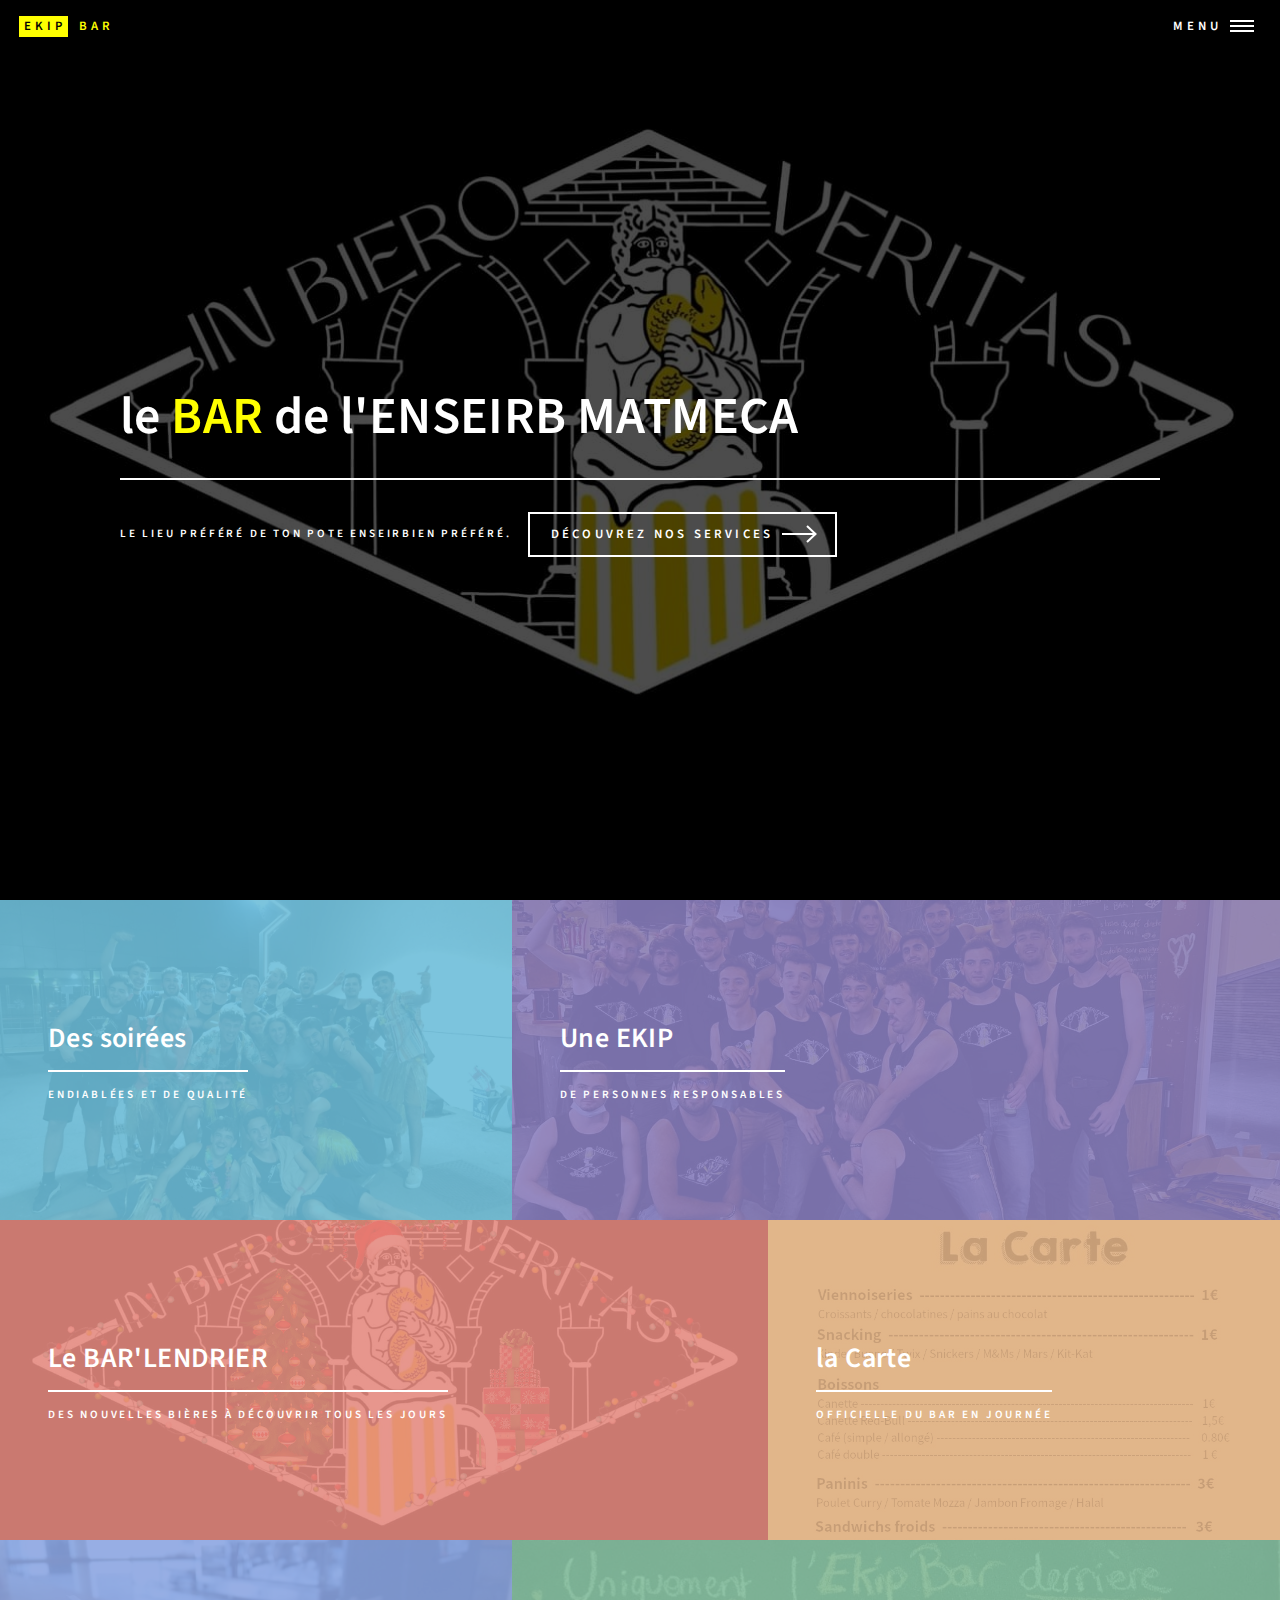
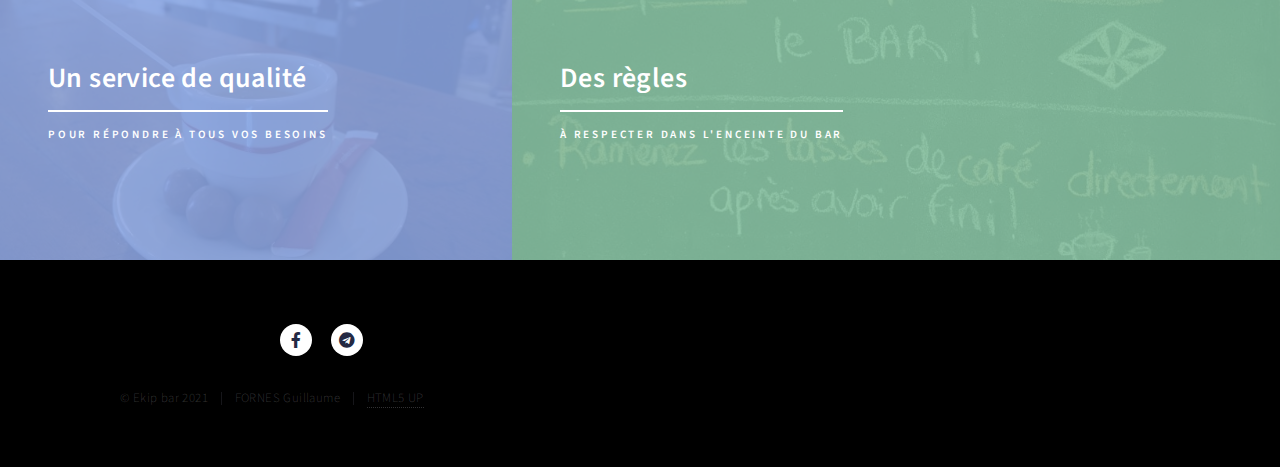
<file: index.html>
<!DOCTYPE HTML>
<!--
	Forty by HTML5 UP
	html5up.net | @ajlkn
	Free for personal and commercial use under the CCA 3.0 license (html5up.net/license)
-->
<html lang="fr">
	<head>
		<title>BAR - siteducul</title>
		<meta charset="utf-8" />
		<meta name="viewport" content="width=device-width, initial-scale=1, user-scalable=no" />
		<link rel="stylesheet" href="assets/css/main.css" />
		<noscript><link rel="stylesheet" href="assets/css/noscript.css" /></noscript>
	</head>
	<body class="is-preload">

		<!-- Wrapper -->
			<div id="wrapper">

				<!-- Header -->
					<header id="header" class="alt">
						<a href="index.html" class="logo"><strong>EKIP</strong> <span>BAR</span></a>
						<nav>
							<a href="#menu">Menu</a>
						</nav>
					</header>

				<!-- Menu -->
					<nav id="menu">
						<ul class="links">
							<li><a href="index.html">Home</a></li>
							<li><a href="ekip.html">l'EKIP</a></li>
							<li><a href="soiree/soiree.html">Les soirées</a></li>
							<li><a href="barlendrier.html">le BAR'lendrier</a></li>

						</ul>
					</nav>

				<!-- Banner -->
					<section id="banner" class="style7">
						<div class="inner">
							<span class="image">
								<img src="images/logo_bar.jpg" alt="" />
							</span>
							<header class="major">
								<h1>le <font color="ffff00">BAR</font> de l'ENSEIRB MATMECA</h1>
							</header>
							<div class="content">
								<p>Le lieu préféré de ton pote enseirbien préféré.</p>
								<ul class="actions">
									<li><a href="#one" class="button next scrolly">Découvrez nos services</a></li>
								</ul>
							</div>
						</div>
					</section>

				<!-- Main -->
					<div id="main">

						<!-- One -->
							<section id="one" class="tiles">
								<article>
									<span class="image">
										<img src="images/ekip5.jpg" alt="" />
									</span>
									<header class="major">
										<h3><a href="soiree/soiree.html" class="link">Des soirées</a></h3>
										<p>endiablées et de qualité</p>
									</header>
								</article>
								<article>
									<span class="image">
										<img src="images/ekip1_.jpg" alt="" />
									</span>
									<header class="major">
										<h3><a href="ekip.html" class="link">Une EKIP</a></h3>
										<p>de personnes responsables</p>
									</header>
								</article>
								<article>
									<span class="image">
										<img src="images/bar_NOEL.jpg" alt="" />
									</span>
									<header class="major">
										<h3><a href="barlendrier.html" class="link">Le BAR'LENDRIER</a></h3>
										<p>Des nouvelles bières à découvrir tous les jours</p>
									</header>
								</article>
								<article>
									<span class="image">
										<img src="images/carte.jpg" alt="" />
									</span>
									<header class="major">
										<h3><a href="carte.html" class="link">la Carte</a></h3>
										<p>officielle du Bar en journée </p>
									</header>
								</article>
								<article>
									<span class="image">
										<img src="images/service.jpg" alt="" />
									</span>
									<header class="major">
										<h3><a href="service.html" class="link">Un service de qualité</a></h3>
										<p>pour répondre à tous vos besoins</p>
									</header>
								</article>
								<article>
									<span class="image">
										<img src="images/rules.jpg" alt="" />
									</span>
									<header class="major">
										<h3><a href="rules.html" class="link">Des règles</a></h3>
										<p>à respecter dans l'enceinte du Bar</p>
									</header>
								</article>


							</section>


				<!-- Footer -->
					<footer id="footer">
						<div class="inner">
							<ul class="icons">
								<li><a href="https://www.facebook.com/bareirbmmk/" class="icon brands alt fa-facebook-f"><span class="label">Facebook</span></a></li>
								<li><a href="https://t.me/channelducul" class="icon brands alt fa-telegram"><span class="label">Telegram</span></a></li>
							</ul>

							<ul class="copyright">
								<li>© Ekip bar 2021</li><li>FORNES Guillaume</li><li> <a href="https://html5up.net">HTML5 UP</a></li>
							</ul>
						</div>
					</footer>

			</div>

		<!-- Scripts -->
			<script src="assets/js/jquery.min.js"></script>
			<script src="assets/js/jquery.scrolly.min.js"></script>
			<script src="assets/js/jquery.scrollex.min.js"></script>
			<script src="assets/js/browser.min.js"></script>
			<script src="assets/js/breakpoints.min.js"></script>
			<script src="assets/js/util.js"></script>
			<script src="assets/js/main.js"></script>

			</div>
	</body>
</html>
</file>
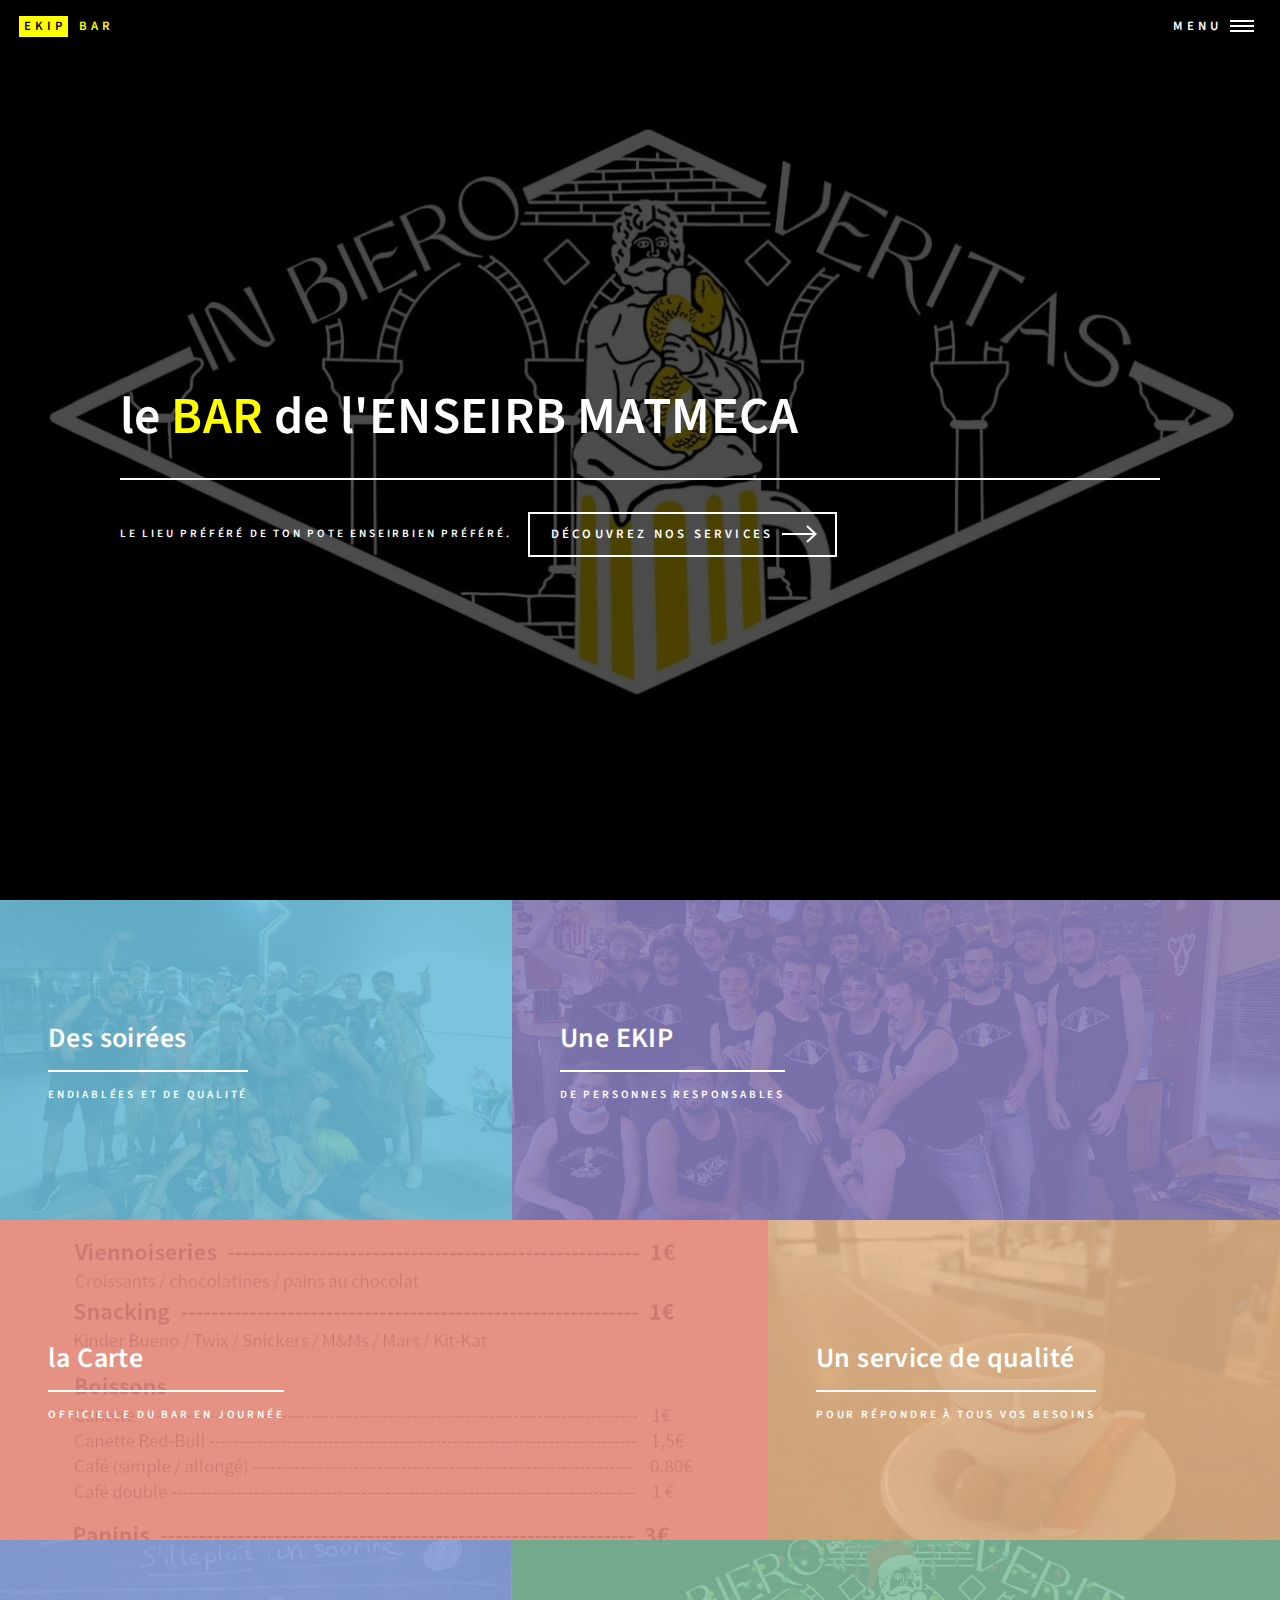
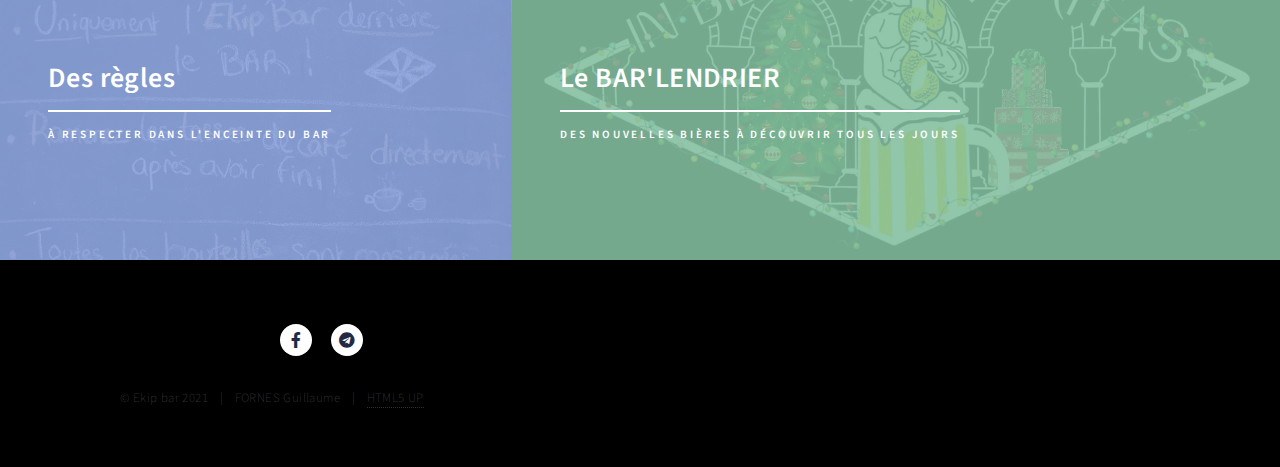
<file: barducul.html>
<!DOCTYPE HTML>
<!--
	Forty by HTML5 UP
	html5up.net | @ajlkn
	Free for personal and commercial use under the CCA 3.0 license (html5up.net/license)
-->
<html>
	<head>
		<title>BAR - siteducul</title>
		<meta charset="utf-8" />
		<meta name="viewport" content="width=device-width, initial-scale=1, user-scalable=no" />
		<link rel="stylesheet" href="assets/css/main.css" />
		<noscript><link rel="stylesheet" href="assets/css/noscript.css" /></noscript>
	</head>
	<body class="is-preload">

		<!-- Wrapper -->
			<div id="wrapper">

				<!-- Header -->
					<header id="header" class="alt">
						<a href="barducul.html" class="logo"><strong>EKIP</strong> <span>BAR</span></a>
						<nav>
							<a href="#menu">Menu</a>
						</nav>
					</header>

				<!-- Menu -->
					<nav id="menu">
						<ul class="links">
							<li><a href="barducul.html">Home</a></li>
							<li><a href="ekip.html">l'EKIP</a></li>
							<li><a href="soiree/soiree.html">Les soirées</a></li>
							<li><a href="barlendrier.html">le BAR'lendrier</a></li>

						</ul>
					</nav>

				<!-- Banner -->
					<section id="banner" class="style7">
						<div class="inner">
							<span class="image">
								<img src="images/logo_bar.jpg" alt="" />
							</span>
							<header class="major">
								<h1>le <font color="ffff00">BAR</font> de l'ENSEIRB MATMECA</h1>
							</header>
							<div class="content">
								<p>Le lieu préféré de ton pote enseirbien préféré.</p>
								<ul class="actions">
									<li><a href="#one" class="button next scrolly">Découvrez nos services</a></li>
								</ul>
							</div>
						</div>
					</section>

				<!-- Main -->
					<div id="main">

						<!-- One -->
							<section id="one" class="tiles">
								<article>
									<span class="image">
										<img src="images/ekip5.jpg" alt="" />
									</span>
									<header class="major">
										<h3><a href="soiree/soiree.html" class="link">Des soirées</a></h3>
										<p>endiablées et de qualité</p>
									</header>
								</article>
								<article>
									<span class="image">
										<img src="images/ekip1_.jpg" alt="" />
									</span>
									<header class="major">
										<h3><a href="ekip.html" class="link">Une EKIP</a></h3>
										<p>de personnes responsables</p>
									</header>
								</article>
								<article>
									<span class="image">
										<img src="images/carte.jpg" alt="" />
									</span>
									<header class="major">
										<h3><a href="carte.html" class="link">la Carte</a></h3>
										<p>officielle du Bar en journée </p>
									</header>
								</article>
								<article>
									<span class="image">
										<img src="images/service.jpg" alt="" />
									</span>
									<header class="major">
										<h3><a href="service.html" class="link">Un service de qualité</a></h3>
										<p>pour répondre à tous vos besoins</p>
									</header>
								</article>
								<article>
									<span class="image">
										<img src="images/rules.jpg" alt="" />
									</span>
									<header class="major">
										<h3><a href="rules.html" class="link">Des règles</a></h3>
										<p>à respecter dans l'enceinte du Bar</p>
									</header>
								</article>
								<article>
									<span class="image">
										<img src="images/bar_NOEL.jpg" alt="" />
									</span>
									<header class="major">
										<h3><a href="barlendrier.html" class="link">Le BAR'LENDRIER</a></h3>
										<p>Des nouvelles bières à découvrir tous les jours</p>
									</header>
								</article>

							</section>


				<!-- Footer -->
					<footer id="footer">
						<div class="inner">
							<ul class="icons">
								<li><a href="https://www.facebook.com/bareirbmmk/" class="icon brands alt fa-facebook-f"><span class="label">Facebook</span></a></li>
								<li><a href="https://t.me/channelducul" class="icon brands alt fa-telegram"><span class="label">Telegram</span></a></li>
							</ul>

							<ul class="copyright">
								<li>© Ekip bar 2021</li><li>FORNES Guillaume</li><li> <a href="https://html5up.net">HTML5 UP</a></li>
							</ul>
						</div>
					</footer>

			</div>

		<!-- Scripts -->
			<script src="assets/js/jquery.min.js"></script>
			<script src="assets/js/jquery.scrolly.min.js"></script>
			<script src="assets/js/jquery.scrollex.min.js"></script>
			<script src="assets/js/browser.min.js"></script>
			<script src="assets/js/breakpoints.min.js"></script>
			<script src="assets/js/util.js"></script>
			<script src="assets/js/main.js"></script>

			</div>
	</body>
</html>
</file>
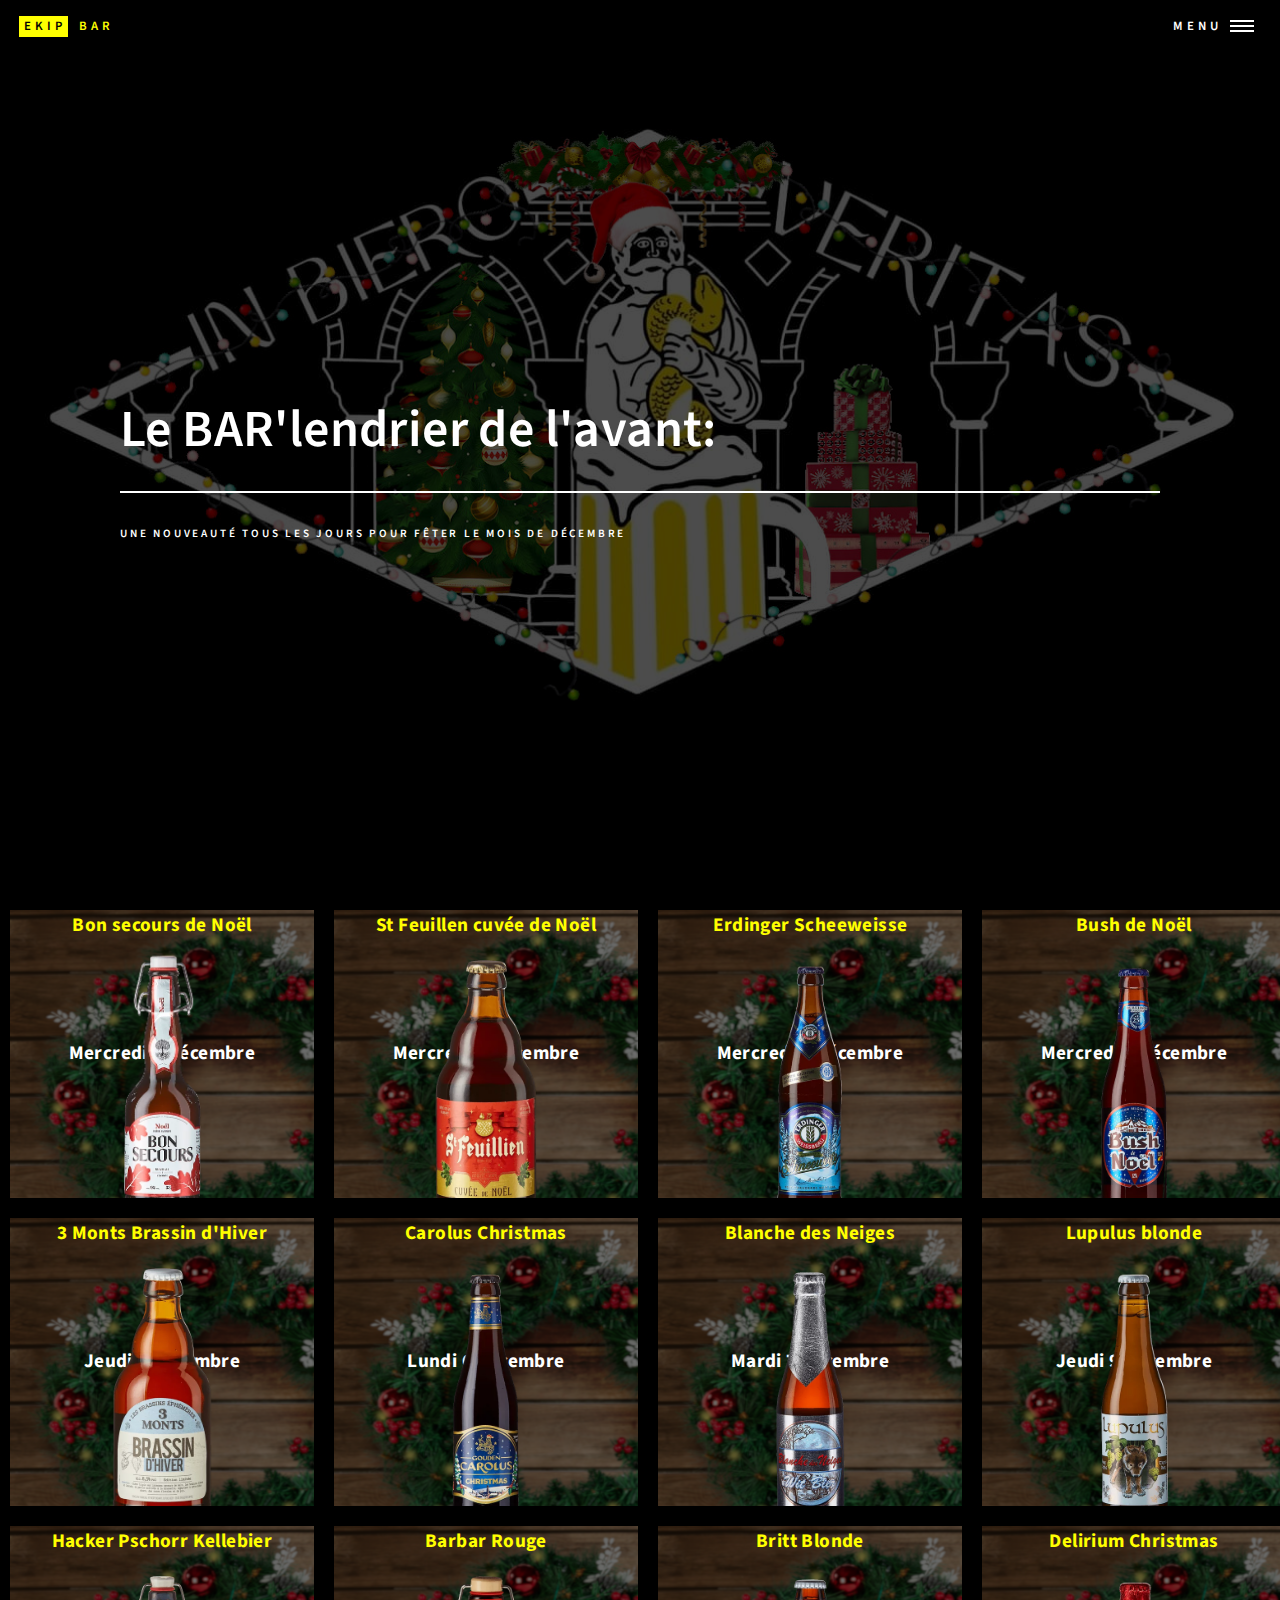
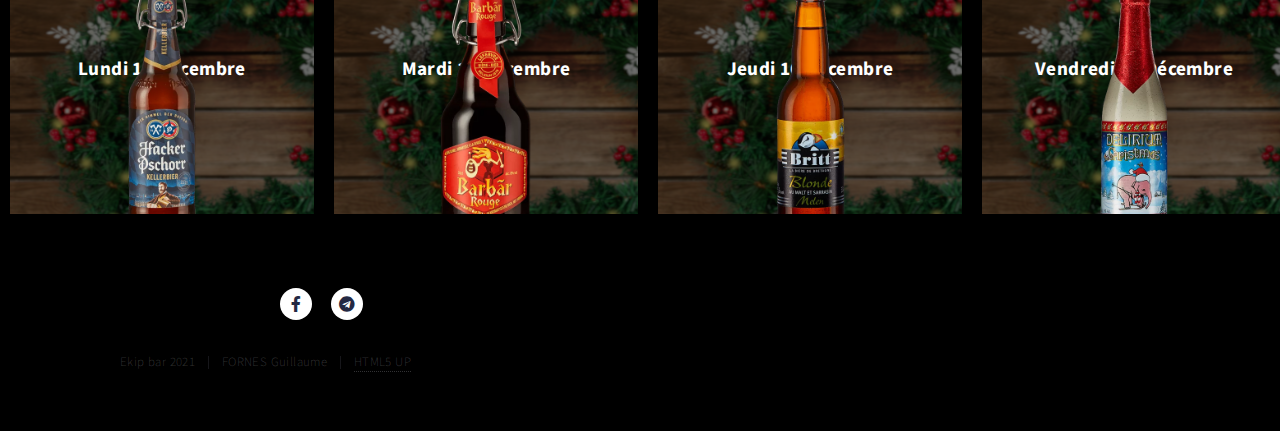
<file: barlendrier.html>
<!DOCTYPE HTML>
<html lang="unknown">
	<head>
		<title>BAR'lendrier</title>
		<meta charset="utf-8" />
		<meta name="viewport" content="width=device-width, initial-scale=1, user-scalable=no" />
		<link rel="stylesheet" href="assets/css/main.css" />
		<link rel="stylesheet" href="assets/css/calendar.css" />
		<noscript><link rel="stylesheet" href="assets/css/noscript.css" /></noscript>
	</head>
	<body class="is-preload">

		<!-- Wrapper -->
			<div id="wrapper">

				<!-- Header -->
				<header id="header" class="alt">
					<a href="index.html" class="logo"><strong>EKIP</strong> <span>BAR</span></a>
					<nav>
						<a href="#menu">Menu</a>
					</nav>
				</header>

				<!-- Menu -->
				<nav id="menu">
					<ul class="links">
						<li><a href="index.html">Home</a></li>
						<li><a href="ekip.html">l'EKIP</a></li>
						<li><a href="soiree/soiree.html">Les soirées</a></li>
					</ul>
				</nav>

				<!-- Banner -->
					<section id="banner" class="style7">
						<div class="inner">
							<span class="image">
								<img src="images/bar_NOEL.jpg" alt="" />
							</span>
							<header class="major">
								<h1>Le BAR'lendrier de l'avant:</h1>
							</header>
							<div class="content">
								<p>Une nouveauté tous les jours pour fêter le mois de décembre</p>
							</div>
						</div>
					</section>

				<!-- Main -->
				<ul id="ligne1" class="actions fit" style="margin: auto;">
					<li class="calenday" id="112">
						<div class="desc">
							<div><span>Mercredi 1 Décembre</span>
							</div>
						</div>
						<div class="beer">
									<span id="112b">Bon secours de Noël
										<a href="https://vandb.fr/bonsecours-de-noel-33-cl.html">
										<img src="barlendrier/bon_secours_biero.png" alt=""></a>
									</span>
						</div>
					</li>

					<li class="calenday" id="122">
						<div class="desc">
							<div>
										<span>Mercredi 1 Décembre</span>
							</div>
						</div>
						<div class="beer">
									<span id="122b">
										St Feuillen cuvée de Noël
										<a href="https://vandb.fr/saint-feuillien-cuvee-de-noel-33-cl.html">
										<img src="barlendrier/st_feuillen_biero.png" alt=""></a>
									</span>
						</div>
					</li>


					<li class="calenday" id="144">
						<div class="desc">
							<div>
											<span>Mercredi 1 Décembre</span>
							</div>
						</div>
						<div class="beer">
										<span id="144b">
											Erdinger Scheeweisse
											<a href="https://vandb.fr/erdinger-schneeweisse-50-cl.html">
											<img src="barlendrier/erdinger_biero.png" alt=""></a>
										</span>
						</div>
					</li>

					<li class="calenday" id="133">
						<div class="desc">
							<div>
								<span>Mercredi 1 Décembre</span>
							</div>
						</div>
						<div class="beer">
										<span id="133b">
											Bush de Noël
											<a href="https://vandb.fr/bush-de-noel-33-cl.html">
											<img src="barlendrier/bush_biero.png" alt=""></a>
										</span>
						</div>
					</li>
				</ul>

					<ul id="ligne2" class="actions fit" style="margin: auto;">
					<li class="calenday" id="212">
						<div class="desc">
							<div>
								<span>Jeudi 2 Décembre</span>
							</div>
						</div>
						<div class="beer">
									<span id="212b">3 Monts Brassin d'Hiver
										<a href="https://vandb.fr/3-monts-brassin-d-hiver-33-cl.html">
										<img src="barlendrier/3mont.png" alt=""></a>
									</span>
						</div>
					</li>

					<li class="calenday" id="312">
						<div class="desc">
							<div>
										<span>
											Lundi 6 Décembre
										</span>
							</div>
						</div>
						<div class="beer">
									<span id="312b">
										Carolus Christmas
										<a href="https://vandb.fr/carolus-christmas-33-cl.html">
										<img src="barlendrier/carolus.png" alt=""></a>
									</span>
						</div>
					</li>

					<li class="calenday" id="512">
						<div class="desc">
							<div>
										<span>
											Mardi 7 Décembre
										</span>
							</div>
						</div>
						<div class="beer">
										<span id="512b">
											Blanche des Neiges
											<a href="https://vandb.fr/blanche-des-neiges-33-cl.html">
											<img src="barlendrier/blanche_neige.png" alt=""></a>
										</span>
						</div>
					</li>

					<li class="calenday" id="612">
						<div class="desc">
							<div>
											<span>
												Jeudi 9 Décembre
											</span>
							</div>
						</div>
						<div class="beer">
										<span id="612b">
											Lupulus blonde
											<a href="https://vandb.fr/lupulus-blonde-33cl.html">
											<img src="barlendrier/lupulus.png" alt=""></a>
										</span>
						</div>
					</li>
				</ul>
				<ul id="ligne3" class="actions fit" style="margin: auto;">
					<li class="calenday" id="712">
						<div class="desc">
							<div>
								<span>Lundi 13 Décembre</span>
							</div>
						</div>
						<div class="beer">
									<span id="712b">Hacker Pschorr Kellebier
										<a href="https://vandb.fr/hacker-pschorr-kellerbier-50cl.html">
										<img src="barlendrier/zdjbybuerr_.png" alt=""></a>
									</span>
						</div>
					</li>

					<li class="calenday" id="812">
						<div class="desc">
							<div>
										<span>
											Mardi 14 Décembre
										</span>
							</div>
						</div>
						<div class="beer">
									<span id="812b">
										Barbar Rouge
										<a href="https://vandb.fr/barbar-rouge-33-cl.html">
										<img src="barlendrier/barbar.png" alt=""></a>
									</span>
						</div>
					</li>

					<li class="calenday" id="321">
						<div class="desc">
							<div>
										<span>
											Jeudi 16 Décembre
										</span>
							</div>
						</div>
						<div class="beer">
										<span id="321b">
											Britt Blonde
											<a href="https://vandb.fr/4153560/britt-blonde-33-cl.html">
											<img src="barlendrier/britt.png" alt=""></a>
										</span>
						</div>
					</li>

					<li class="calenday" id="456">
						<div class="desc">
							<div>
											<span>
												Vendredi 17 Décembre
											</span>
							</div>
						</div>
						<div class="beer">
										<span id="456b">
											Delirium Christmas
											<a href="https://vandb.fr/delirium-christmas-33-cl.html">
											<img src="barlendrier/deli.png" alt=""></a>
										</span>
						</div>
					</li>
				</ul>


				<!-- Footer -->
				<footer id="footer">
					<div class="inner">
						<ul class="icons">
							<li><a href="https://www.facebook.com/bareirbmmk/" class="icon brands alt fa-facebook-f"><span class="label">Facebook</span></a></li>
							<li><a href="https://t.me/channelducul" class="icon brands alt fa-telegram"><span class="label">Telegram</span></a></li>
						</ul>

						<ul class="copyright">
							<li>Ekip bar 2021</li><li>FORNES Guillaume</li><li> <a href="https://html5up.net">HTML5 UP</a></li>
						</ul>
					</div>
				</footer>

			</div>

		<!-- Scripts -->
			<script src="assets/js/jquery.min.js"></script>
			<script src="assets/js/jquery.scrolly.min.js"></script>
			<script src="assets/js/jquery.scrollex.min.js"></script>
			<script src="assets/js/browser.min.js"></script>
			<script src="assets/js/breakpoints.min.js"></script>
			<script src="assets/js/util.js"></script>
			<script src="assets/js/main.js"></script>

	</body>
</html>
</file>
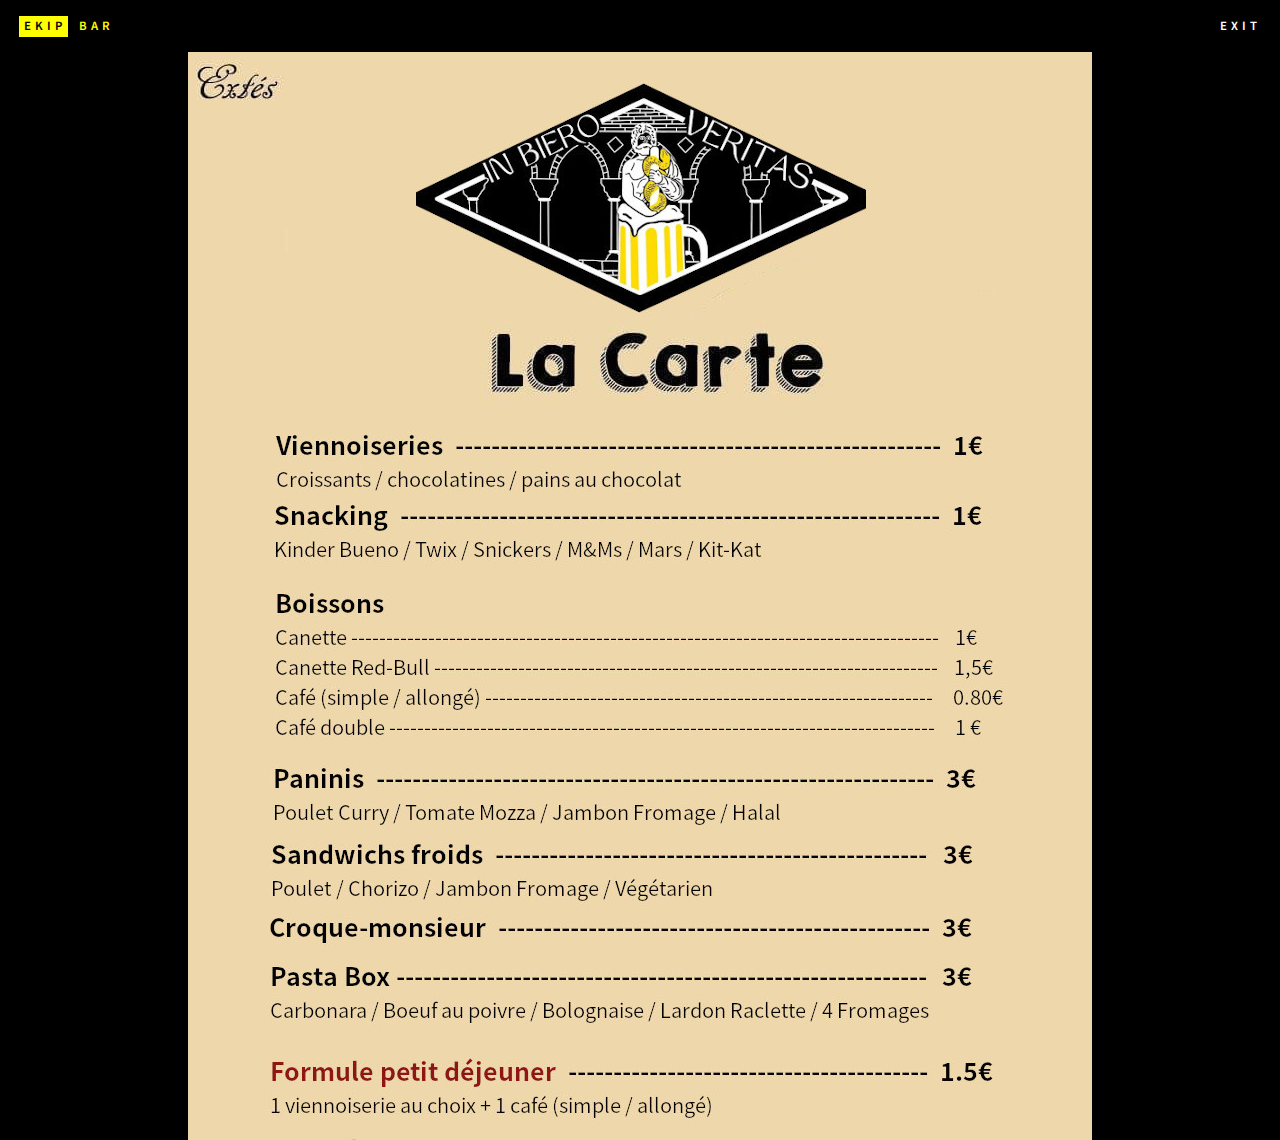
<file: carte.html>
<!DOCTYPE HTML>
<!--
	Forty by HTML5 UP
	html5up.net | @ajlkn
	Free for personal and commercial use under the CCA 3.0 license (html5up.net/license)
-->
<html>
	<head>
		<title>Carte Extérieurs</title>
		<meta charset="utf-8" />
		<meta name="viewport" content="width=device-width, initial-scale=1, user-scalable=no" />
		<link rel="stylesheet" href="assets/css/main.css" />
		<noscript><link rel="stylesheet" href="assets/css/noscript.css" /></noscript>
	</head>
	<body class="is-preload">

		<!-- Wrapper -->
			<div id="wrapper">

				<!-- Header -->
				<header id="header" class="alt">
					<a href="index.html" class="logo"><strong>EKIP</strong> <span>BAR</span></a>
					<nav>
						<a href="index.html">Exit</a>
					</nav>
				</header>
				<!-- Carte -->
				<img class="center" src="images/carte.jpg" alt=""/>
			</div>


		<!-- Scripts -->
		<script src="assets/js/jquery.min.js"></script>
		<script src="assets/js/jquery.scrolly.min.js"></script>
		<script src="assets/js/jquery.scrollex.min.js"></script>
		<script src="assets/js/browser.min.js"></script>
		<script src="assets/js/breakpoints.min.js"></script>
		<script src="assets/js/util.js"></script>
		<script src="assets/js/main.js"></script>
	</body>
</html>
</file>
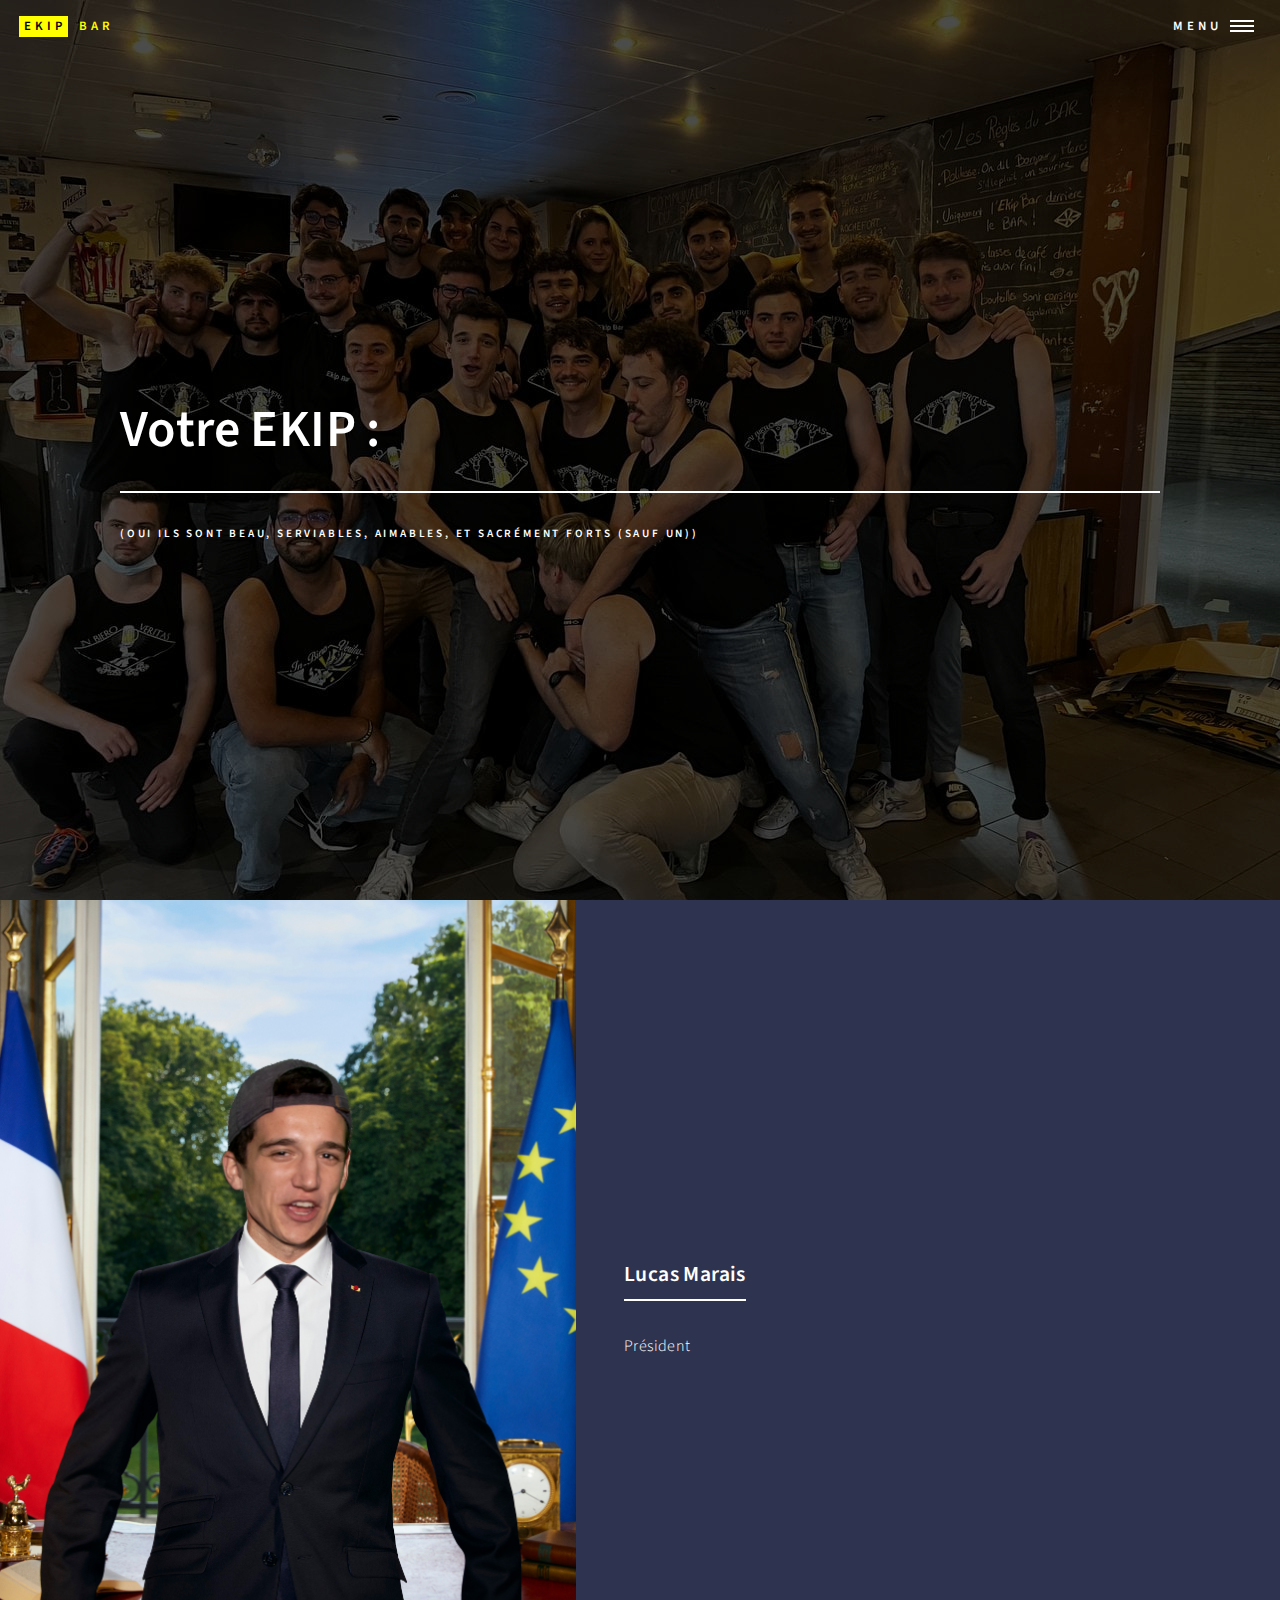
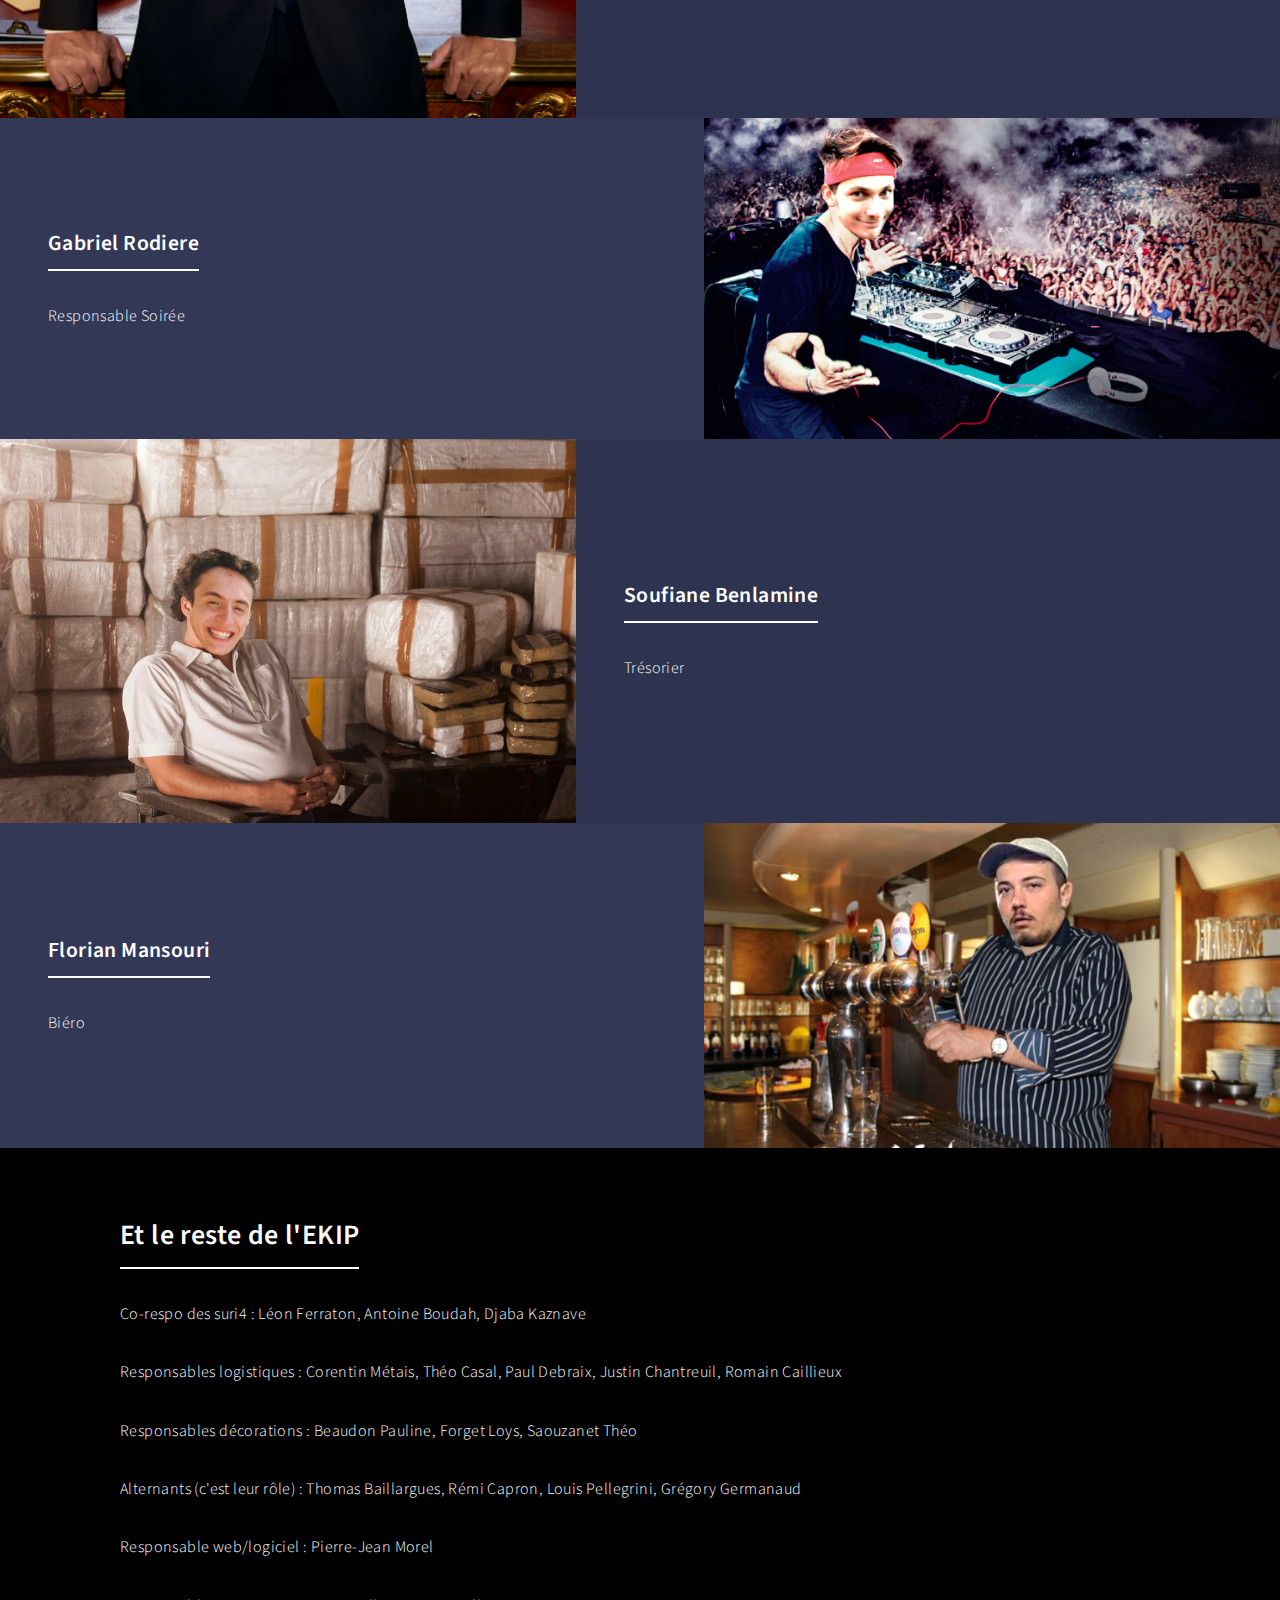
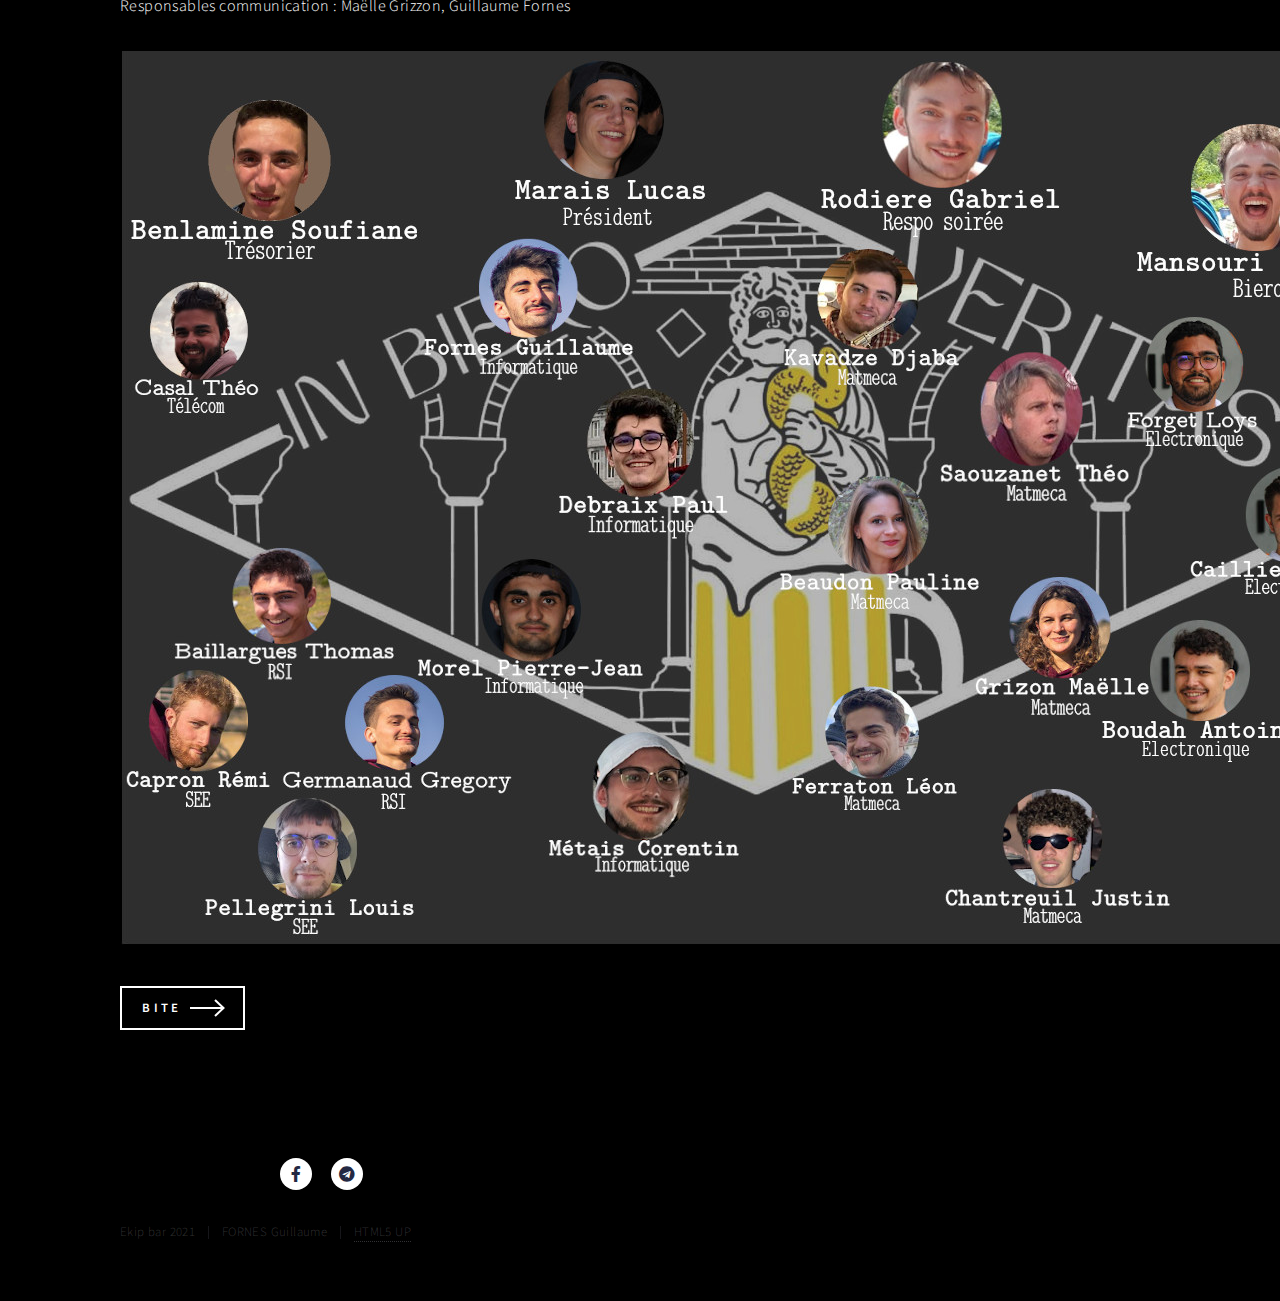
<file: ekip.html>
<!DOCTYPE HTML>
<!--
	Forty by HTML5 UP
	html5up.net | @ajlkn
	Free for personal and commercial use under the CCA 3.0 license (html5up.net/license)
-->
<html lang="fr">
	<head>
		<title>EKIP BAR</title>
		<meta charset="utf-8" />
		<meta name="viewport" content="width=device-width, initial-scale=1, user-scalable=no" />
		<link rel="stylesheet" href="assets/css/main.css" />
		<noscript><link rel="stylesheet" href="assets/css/noscript.css" /></noscript>
	</head>
	<body class="is-preload">

		<!-- Wrapper -->
			<div id="wrapper">

				<!-- Header -->
				<header id="header" class="alt">
					<a href="index.html" class="logo"><strong>EKIP</strong> <span>BAR</span></a>
					<nav>
						<a href="#menu">Menu</a>
					</nav>
				</header>
				
				<!-- Menu -->
				<nav id="menu">
					<ul class="links">
						<li><a href="index.html">Home</a></li>
						<li><a href="ekip.html">l'EKIP</a></li>
						<li><a href="soiree/soiree.html">Les soirées</a></li>
						<li><a href="barlendrier.html">BAR'lendrier</a></li>
					</ul>
				</nav>

				<!-- Banner -->
					<section id="banner" class="style7">
						<div class="inner">
							<span class="image">
								<img src="images/ekip1.jpg" alt="" />
							</span>
							<header class="major">
								<h1>Votre EKIP :</h1>
							</header>
							<div class="content">
								<p>(oui ils sont beau, serviables, aimables, et sacrément forts (sauf un))</p>
							</div>
						</div>
					</section>

				<!-- Main -->
					<div id="main">

						<!-- One
							<section id="one">
								<div class="inner">
									<header class="major">
										<h2>Sed amet aliquam</h2>
									</header>
									<p>Nullam et orci eu lorem consequat tincidunt vivamus et sagittis magna sed nunc rhoncus condimentum sem. In efficitur ligula tate urna. Maecenas massa vel lacinia pellentesque lorem ipsum dolor. Nullam et orci eu lorem consequat tincidunt. Vivamus et sagittis libero. Nullam et orci eu lorem consequat tincidunt vivamus et sagittis magna sed nunc rhoncus condimentum sem. In efficitur ligula tate urna.</p>
								</div>
							</section>
-->
						<!-- Two -->
							<section id="two" class="spotlights">
								<section>
									<a href="#" class="image">
										<img src="Trombi_site/f_prez.jpg" alt="" data-position="center center" />
									</a>
									<div class="content">
										<div class="inner">
											<header class="major">
												<h3>Lucas Marais</h3>
											</header>
											<p>Président</p>
										</div>
									</div>
								</section>
								<section>
									<a href="#" class="image">
										<img src="Trombi_site/f_soiree3.jpg" alt="" data-position="top center" />
									</a>
									<div class="content">
										<div class="inner">
											<header class="major">
												<h3>Gabriel Rodiere</h3>
											</header>
											<p>Responsable Soirée</p>
										</div>
									</div>
								</section>
								<section>
									<a href="#" class="image">
										<img src="Trombi_site/f_trez.jpg" alt="" data-position="center center" />
									</a>
									<div class="content">
										<div class="inner">
											<header class="major">
												<h3>Soufiane Benlamine</h3>
											</header>
											<p>Trésorier</p>
										</div>
									</div>
								</section>
								<section>
									<a href="#" class="image">
										<img src="Trombi_site/f_biero.jpg" alt="" data-position="top center" />
									</a>
									<div class="content">
										<div class="inner">
											<header class="major">
												<h3>Florian Mansouri</h3>
											</header>
											<p>Biéro</p>
										</div>
									</div>
								</section>
							</section>

						<!-- Three -->
							<section id="three">
								<div class="inner">
									<header class="major">
										<h2>Et le reste de l'EKIP</h2>
									</header>

									<p>Co-respo des suri4 : Léon Ferraton, Antoine Boudah, Djaba Kaznave</p>
									<p>Responsables logistiques : Corentin Métais, Théo Casal, Paul Debraix, Justin Chantreuil, Romain Caillieux</p>
									<p>Responsables décorations : Beaudon Pauline, Forget Loys, Saouzanet Théo</p>
									<p>Alternants (c'est leur rôle) : Thomas Baillargues, Rémi Capron, Louis Pellegrini, Grégory Germanaud</p>
									<p>Responsable web/logiciel : Pierre-Jean Morel</p>
									<p>Responsables communication : Maëlle Grizzon, Guillaume Fornes</p>
									<p></p>

									<a href="#" class="image">
										<img src="images/organigramme.jpg" alt="" />
									</a>
									<p></p>

									<ul class="actions">
										<li><a href="index.html" class="button next">bite</a></li>
									</ul>
								</div>
							</section>

					</div>

				<!-- Footer -->
				<footer id="footer">
					<div class="inner">
						<ul class="icons">
							<li><a href="https://www.facebook.com/bareirbmmk/" class="icon brands alt fa-facebook-f"><span class="label">Facebook</span></a></li>
							<li><a href="https://t.me/channelducul" class="icon brands alt fa-telegram"><span class="label">Telegram</span></a></li>
						</ul>

						<ul class="copyright">
							<li>Ekip bar 2021</li><li>FORNES Guillaume</li><li> <a href="https://html5up.net">HTML5 UP</a></li>
						</ul>
					</div>
				</footer>

			</div>

		<!-- Scripts -->
			<script src="assets/js/jquery.min.js"></script>
			<script src="assets/js/jquery.scrolly.min.js"></script>
			<script src="assets/js/jquery.scrollex.min.js"></script>
			<script src="assets/js/browser.min.js"></script>
			<script src="assets/js/breakpoints.min.js"></script>
			<script src="assets/js/util.js"></script>
			<script src="assets/js/main.js"></script>

	</body>
</html>
</file>
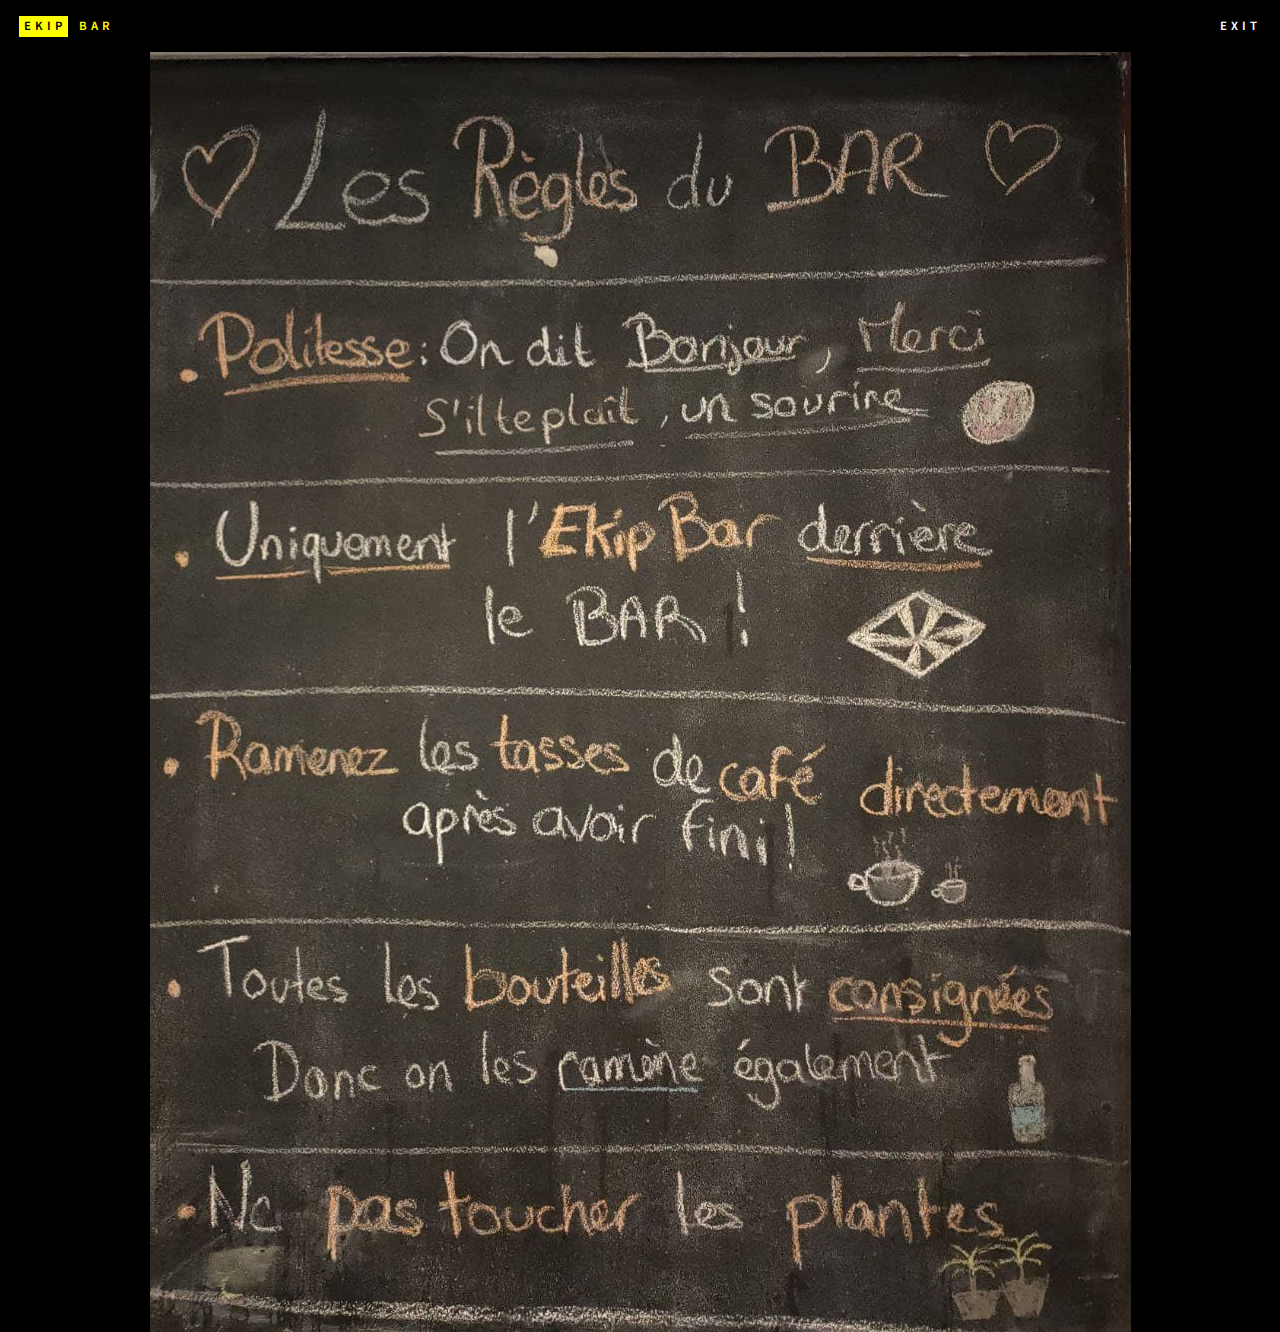
<file: rules.html>
<!DOCTYPE HTML>
<html>
	<head>
		<title>Carte Extérieurs</title>
		<meta charset="utf-8" />
		<meta name="viewport" content="width=device-width, initial-scale=1, user-scalable=no" />
		<link rel="stylesheet" href="assets/css/main.css" />
		<noscript><link rel="stylesheet" href="assets/css/noscript.css" /></noscript>
	</head>
	<body class="is-preload">

		<!-- Wrapper -->
			<div id="wrapper">

				<!-- Header -->
				<header id="header" class="alt">
					<a href="index.html" class="logo"><strong>EKIP</strong> <span>BAR</span></a>
					<nav>
						<a href="index.html">Exit</a>
					</nav>
				</header>
				<!-- Carte -->
				<img class="center" src="images/rules.jpg" alt=""/>
			</div>


		<!-- Scripts -->
		<script src="assets/js/jquery.min.js"></script>
		<script src="assets/js/jquery.scrolly.min.js"></script>
		<script src="assets/js/jquery.scrollex.min.js"></script>
		<script src="assets/js/browser.min.js"></script>
		<script src="assets/js/breakpoints.min.js"></script>
		<script src="assets/js/util.js"></script>
		<script src="assets/js/main.js"></script>
	</body>
</html>
</file>
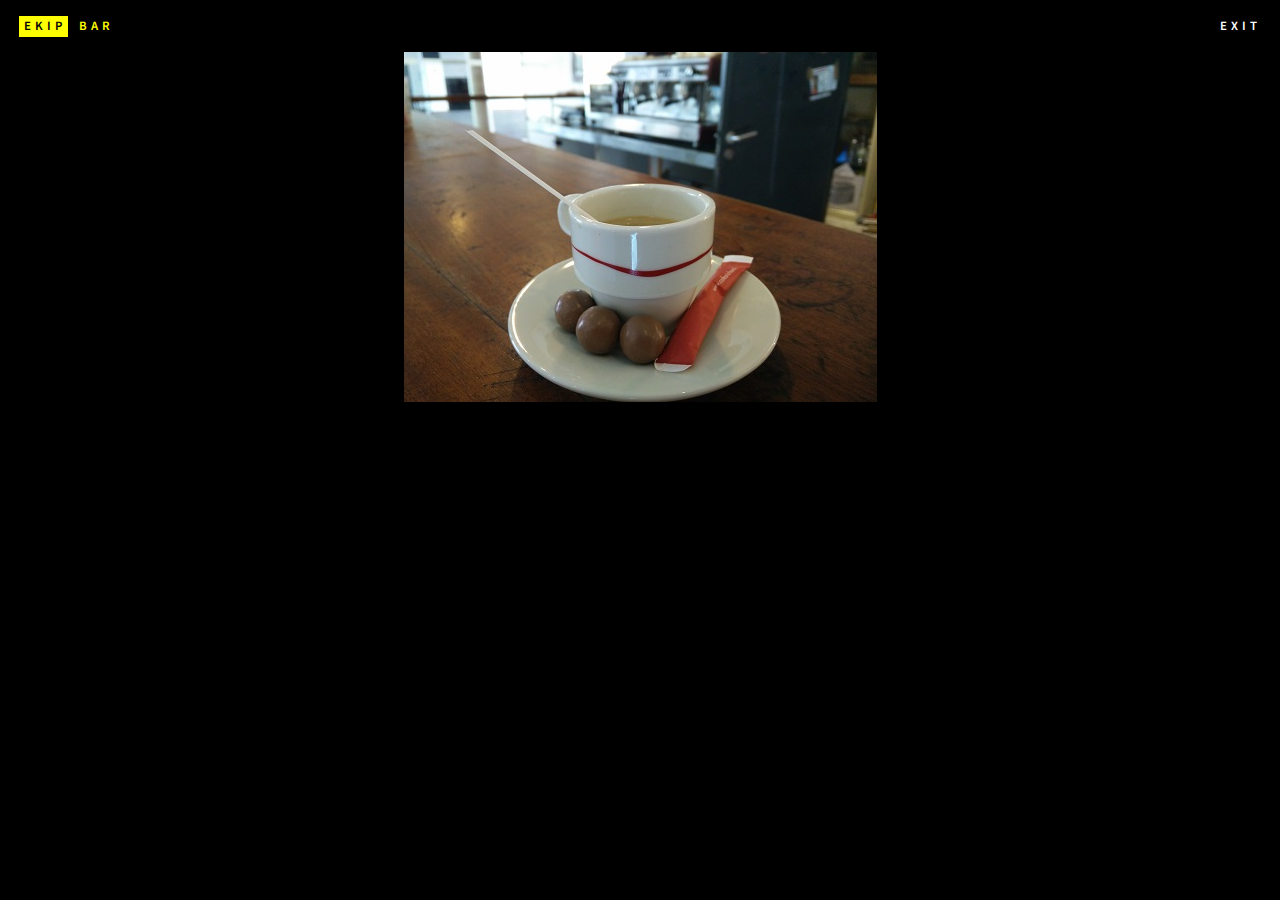
<file: service.html>
<!DOCTYPE HTML>
<html lang="fr">
	<head>
		<title>Carte Extérieurs</title>
		<meta charset="utf-8" />
		<meta name="viewport" content="width=device-width, initial-scale=1, user-scalable=no" />
		<link rel="stylesheet" href="assets/css/main.css" />
		<noscript><link rel="stylesheet" href="assets/css/noscript.css" /></noscript>
	</head>
	<body class="is-preload">

		<!-- Wrapper -->
			<div id="wrapper">

				<!-- Header -->
				<header id="header" class="alt">
					<a href="index.html" class="logo"><strong>EKIP</strong> <span>BAR</span></a>
					<nav>
						<a href="index.html">Exit</a>
					</nav>
				</header>
				<!-- Carte -->
				<img class="center" src="images/service.jpg" alt=""/>
			</div>


		<!-- Scripts -->
		<script src="assets/js/jquery.min.js"></script>
		<script src="assets/js/jquery.scrolly.min.js"></script>
		<script src="assets/js/jquery.scrollex.min.js"></script>
		<script src="assets/js/browser.min.js"></script>
		<script src="assets/js/breakpoints.min.js"></script>
		<script src="assets/js/util.js"></script>
		<script src="assets/js/main.js"></script>
	</body>
</html>
</file>
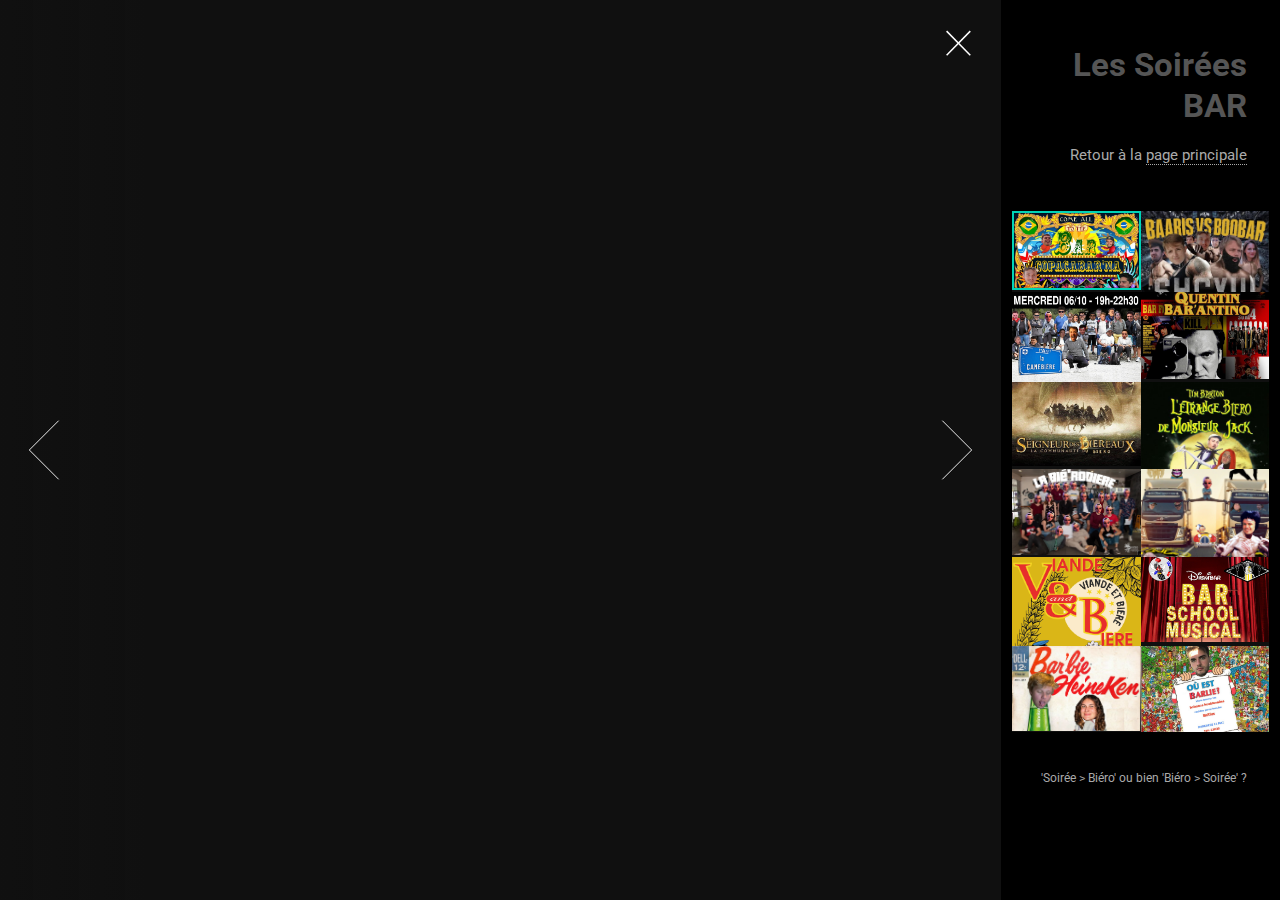
<file: soiree/soiree.html>
<!DOCTYPE HTML>
<!--
	Lens by HTML5 UP
	html5up.net | @ajlkn
	Free for personal and commercial use under the CCA 3.0 license (html5up.net/license)
-->
<html lang="fr">
	<head>
		<title>SOIREE - BIEEEEROOOO </title>
		<meta charset="utf-8" />
		<meta name="viewport" content="width=device-width, initial-scale=1, user-scalable=no" />
		<link rel="stylesheet" href="assets/css/main.css" />
		<noscript><link rel="stylesheet" href="assets/css/noscript.css" /></noscript>
	</head>
	<body class="is-preload-0 is-preload-1 is-preload-2">

		<!-- Main -->
			<div id="main">

				<!-- Header -->
					<header id="header">
						<h1>Les Soirées BAR</h1>
						<p>Retour à la <a href="../index.html">page principale</a></p>
					</header>

				<!-- Thumbnail -->
					<section id="thumbnails">
						<article>
							<a class="thumbnail" href="images/copacabarna.jpg" data-position="left center"><img src="thumbs/copacabarna.jpg" alt="" /></a>
							<h2>COPACABAR'NA</h2>
							<p>Petite escale à Rio de Janeiro au brésil pour l'ekip !</p>
						</article>
						<article>
							<a class="thumbnail" href="images/baaris.jpg"><img src="thumbs/baaris.jpg" alt="" /></a>
							<h2>BAARIS Vs BOOBAR</h2>
							<p>Rendez vous dans l'octogone pour un combat mémorable !</p>
						</article>
						<article>
							<a class="thumbnail" href="images/canebiere.jpg" data-position="top center"><img src="thumbs/canebiere.jpg" alt="" /></a>
							<h2>La CANNEBIERE</h2>
							<p>Sortie en ekip sur le vieux port pour une petite partie de boules.</p>
						</article>
						<article>
							<a class="thumbnail" href="images/barantino.jpg"><img src="thumbs/barantino.jpg" alt="" /></a>
							<h2>Quentin BAR'antino</h2>
							<p>En pleine action à Hollywood, retrouvez votre EKIP sur le tournage du prochain Tarantino !</p>
						</article>
						<article>
							<a class="thumbnail" href="images/biero3a.jpg" data-position="top center"><img src="thumbs/biero3a.jpg" alt="" /></a>
							<h2>Le Seigneur des Biéreaux</h2>
							<p>C'est cette fois au tour de l'Ekip 3a de nous emmener sur leur quête en direction du Mordor</p>
						</article>
						<article>
							<a class="thumbnail" href="images/biero_noel.jpg"><img src="thumbs/biero_noel.jpg" alt="" /></a>
							<h2>L'Etrange Biéro de Mr Jack</h2>
							<p>Noël approche tandis que Mr Jack, un peu en avance, ramena à nos chers enseirbiens leurs 4 cadeaux houblonnés</p>
						</article>
						<article>
							<a class="thumbnail" href="images/bierodiere.jpg"><img src="thumbs/bierodiere.jpg" alt="" /></a>
							<h2>Bar'bie Heineken</h2>
							<p>Dans un monde parallèle ou Barbie ne rencontre pas son Ken, mais plutôt le PMU du coin et sa heineken</p>
						</article>
						<article>
							<a class="thumbnail" href="images/bar_martiaux5.jpg"><img src="thumbs/bar_martiaux5.jpg" alt="" /></a>
							<h2>B'Arts Martiaux</h2>
							<p>Quoi de mieux pour vaincre le retour du COVID qu'un bon coup de B'Arts Martiaux ?</p>
						</article>
						<article>
							<a class="thumbnail" href="images/V&B.jpg"><img src="thumbs/V&B.jpg" alt="" /></a>
							<h2>Viande and Biéro</h2>
							<p>La BAR vous propose un retour en force avec la biéro préférée de ton bon vivant préféré</p>
						</article>
						<article>
							<a class="thumbnail" href="images/4952558.jpg"><img src="thumbs/barschool.jpg" alt="" /></a>
							<h2>BAR School Musical</h2>
							<p>Le BAR et Uppeirb'cut vous propose de revisiter la comédie musicale de votre enfance</p>
						</article>
						<article>
							<a class="thumbnail" href="images/v2.jpg"><img src="thumbs/barbite.jpg" alt="" /></a>
							<h2>Bar'bie Heineken</h2>
							<p>Dans un monde parallèle ou Barbie ne rencontre pas son Ken, mais plutôt le PMU du coin et sa heineken</p>
						</article>
						<article>
							<a class="thumbnail" href="images/barlie.jpg"><img src="thumbs/barlie.jpg" alt="" /></a>
							<h2>Où est Bar'lie</h2>
							<p>Si j'ai bien compris on cherche tous Bar'lie mais personne n'est en état de le trouver... </p>
						</article>
					</section>

				<!-- Footer -->
					<footer id="footer">
						<ul class="copyright">
							<li>'Soirée > Biéro' ou bien 'Biéro > Soirée' ?</li>
						</ul>
					</footer>

			</div>

		<!-- Scripts -->
			<script src="assets/js/jquery.min.js"></script>
			<script src="assets/js/browser.min.js"></script>
			<script src="assets/js/breakpoints.min.js"></script>
			<script src="assets/js/main.js"></script>

	</body>
</html>
</file>
<file: assets/css/noscript.css>
/*
	Forty by HTML5 UP
	html5up.net | @ajlkn
	Free for personal and commercial use under the CCA 3.0 license (html5up.net/license)
*/

/* Banner */

	body.is-preload #banner:after {
		opacity: 0.85;
	}

	body.is-preload #banner > .inner {
		-moz-filter: none;
		-webkit-filter: none;
		-ms-filter: none;
		filter: none;
		-moz-transform: none;
		-webkit-transform: none;
		-ms-transform: none;
		transform: none;
		opacity: 1;
	}
</file>
<file: assets/css/calendar.css>
.calenday
{
    position: relative;
    width: 50%;
    overflow: hidden;
    background-image: url("../../barlendrier/fond2.png");
    margin: 10px;
}

.calenday:before
{
    content: "";
    display: block;
    padding-top: 100%;
}

.beer, .desc
{
    position: absolute;
    top: 0;
    left: 0;
    bottom: 0;
    right: 0;
    color: yellow;
}

.beer div, .desc div
{
    display: table;
    width: 100%;
    height: 100%;
}

.beer span, .desc span
{
    display: table-cell;
    text-align: center;
    font-size: 120%;
    vertical-align: middle;
    font-weight: bold;
}

.desc span
{
    color: white;
}

.beer span
{
    display: block;
    color: yellow;
}

.beer img
{
    width: 100%;
    height: 100%;
    margin-top: 20px;
}
</file>
<file: soiree/assets/css/noscript.css>
/*
	Lens by HTML5 UP
	html5up.net | @ajlkn
	Free for personal and commercial use under the CCA 3.0 license (html5up.net/license)
*/

/* Main */

	#main {
		opacity: 1 !important;
		right: 0 !important;
	}

	body:before {
		content: 'Javascript is disabled :(';
		display: block;
		position: absolute;
		top: 50%;
		width: calc(100% - 22.5em * 0.333333333);
		height: 4em;
		margin-top: -2em;
		color: #282828;
		cursor: default;
		font-size: 3em;
		line-height: 4em;
		text-align: center;
		white-space: nowrap;
		left: 0;
	}
</file>
<file: assets/css/main.css>
@import url(fontawesome-all.min.css);
@import url("https://fonts.googleapis.com/css?family=Source+Sans+Pro:300,300italic,600,600italic");

/*
	Forty by HTML5 UP
	html5up.net | @ajlkn
	Free for personal and commercial use under the CCA 3.0 license (html5up.net/license)
*/

html, body, div, span, applet, object,
iframe, h1, h2, h3, h4, h5, h6, p, blockquote,
pre, a, abbr, acronym, address, big, cite,
code, del, dfn, em, img, ins, kbd, q, s, samp,
small, strike, strong, sub, sup, tt, var, b,
u, i, center, dl, dt, dd, ol, ul, li, fieldset,
form, label, legend, table, caption, tbody,
tfoot, thead, tr, th, td, article, aside,
canvas, details, embed, figure, figcaption,
footer, header, hgroup, menu, nav, output, ruby,
section, summary, time, mark, audio, video {
	margin: 0;
	padding: 0;
	border: 0;
	font-size: 100%;
	font: inherit;
	vertical-align: baseline;}

article, aside, details, figcaption, figure,
footer, header, hgroup, menu, nav, section {
	display: block;}

body {
	line-height: 1;
}

ol, ul {
	list-style: none;
}

blockquote, q {
	quotes: none;
}

	blockquote:before, blockquote:after, q:before, q:after {
		content: '';
		content: none;
	}

table {
	border-collapse: collapse;
	border-spacing: 0;
}

body {
	-webkit-text-size-adjust: none;
}

mark {
	background-color: transparent;
	color: inherit;
}

input::-moz-focus-inner {
	border: 0;
	padding: 0;
}

input, select, textarea {
	-moz-appearance: none;
	-webkit-appearance: none;
	-ms-appearance: none;
	appearance: none;
}

/* Basic */

	@-ms-viewport {
		width: device-width;
	}

	body {
		-ms-overflow-style: scrollbar;
	}

	@media screen and (max-width: 480px) {

		html, body {
			min-width: 320px;
		}

	}

	html {
		box-sizing: border-box;
	}

	*, *:before, *:after {
		box-sizing: inherit;
	}

	body {
		background: #000000;
	}

		body.is-preload *, body.is-preload *:before, body.is-preload *:after {
			-moz-animation: none !important;
			-webkit-animation: none !important;
			-ms-animation: none !important;
			animation: none !important;
			-moz-transition: none !important;
			-webkit-transition: none !important;
			-ms-transition: none !important;
			transition: none !important;
		}

/* Type */

	body, input, select, textarea {
		color: #ffffff;
		font-family: "Source Sans Pro", Helvetica, sans-serif;
		font-size: 17pt;
		font-weight: 300;
		letter-spacing: 0.025em;
		line-height: 1.65;
	}

		@media screen and (max-width: 1680px) {

			body, input, select, textarea {
				font-size: 14pt;
			}

		}

		@media screen and (max-width: 1280px) {

			body, input, select, textarea {
				font-size: 12pt;
			}

		}

		@media screen and (max-width: 360px) {

			body, input, select, textarea {
				font-size: 11pt;
			}

		}

	a {
		-moz-transition: color 0.2s ease-in-out, border-bottom-color 0.2s ease-in-out;
		-webkit-transition: color 0.2s ease-in-out, border-bottom-color 0.2s ease-in-out;
		-ms-transition: color 0.2s ease-in-out, border-bottom-color 0.2s ease-in-out;
		transition: color 0.2s ease-in-out, border-bottom-color 0.2s ease-in-out;
		border-bottom: dotted 1px;
		color: inherit;
		text-decoration: none;
	}

		a:hover {
			border-bottom-color: transparent;
			color: #ffff00 !important;
		}

		a:active {
			color: #ffff00 !important;
		}

	strong, b {
		color: #ffffff;
		font-weight: 600;
	}

	em, i {
		font-style: italic;
	}

	p {
		margin: 0 0 2em 0;
	}

	h1, h2, h3, h4, h5, h6 {
		color: #ffffff;
		font-weight: 600;
		line-height: 1.65;
		margin: 0 0 1em 0;
	}

		h1 a, h2 a, h3 a, h4 a, h5 a, h6 a {
			color: inherit;
			border-bottom: 0;
		}

	h1 {
		font-size: 2.5em;
	}

	h2 {
		font-size: 1.75em;
	}

	h3 {
		font-size: 1.35em;
	}

	h4 {
		font-size: 1.1em;
	}

	h5 {
		font-size: 0.9em;
	}

	h6 {
		font-size: 0.7em;
	}

	@media screen and (max-width: 736px) {

		h1 {
			font-size: 2em;
		}

		h2 {
			font-size: 1.5em;
		}

		h3 {
			font-size: 1.25em;
		}

	}

	sub {
		font-size: 0.8em;
		position: relative;
		top: 0.5em;
	}

	sup {
		font-size: 0.8em;
		position: relative;
		top: -0.5em;
	}

	blockquote {
		border-left: solid 4px rgba(212, 212, 255, 0.1);
		font-style: italic;
		margin: 0 0 2em 0;
		padding: 0.5em 0 0.5em 2em;
	}

	code {
		background: rgba(212, 212, 255, 0.035);
		font-family: "Courier New", monospace;
		font-size: 0.9em;
		margin: 0 0.25em;
		padding: 0.25em 0.65em;
	}

	pre {
		-webkit-overflow-scrolling: touch;
		font-family: "Courier New", monospace;
		font-size: 0.9em;
		margin: 0 0 2em 0;
	}

		pre code {
			display: block;
			line-height: 1.75;
			padding: 1em 1.5em;
			overflow-x: auto;
		}

	hr {
		border: 0;
		border-bottom: solid 1px rgba(212, 212, 255, 0.1);
		margin: 2em 0;
	}

		hr.major {
			margin: 3em 0;
		}

	.align-left {
		text-align: left;
	}

	.align-center {
		text-align: center;
	}

	.align-right {
		text-align: right;
	}

/* Row */

	.row {
		display: flex;
		flex-wrap: wrap;
		box-sizing: border-box;
		align-items: stretch;
	}

		.row > * {
			box-sizing: border-box;
		}

		.row.gtr-uniform > * > :last-child {
			margin-bottom: 0;
		}

		.row.aln-left {
			justify-content: flex-start;
		}

		.row.aln-center {
			justify-content: center;
		}

		.row.aln-right {
			justify-content: flex-end;
		}

		.row.aln-top {
			align-items: flex-start;
		}

		.row.aln-middle {
			align-items: center;
		}

		.row.aln-bottom {
			align-items: flex-end;
		}

		.row > .imp {
			order: -1;
		}

		.row > .col-1 {
			width: 8.33333%;
		}

		.row > .off-1 {
			margin-left: 8.33333%;
		}

		.row > .col-2 {
			width: 16.66667%;
		}

		.row > .off-2 {
			margin-left: 16.66667%;
		}

		.row > .col-3 {
			width: 25%;
		}

		.row > .off-3 {
			margin-left: 25%;
		}

		.row > .col-4 {
			width: 33.33333%;
		}

		.row > .off-4 {
			margin-left: 33.33333%;
		}

		.row > .col-5 {
			width: 41.66667%;
		}

		.row > .off-5 {
			margin-left: 41.66667%;
		}

		.row > .col-6 {
			width: 50%;
		}

		.row > .off-6 {
			margin-left: 50%;
		}

		.row > .col-7 {
			width: 58.33333%;
		}

		.row > .off-7 {
			margin-left: 58.33333%;
		}

		.row > .col-8 {
			width: 66.66667%;
		}

		.row > .off-8 {
			margin-left: 66.66667%;
		}

		.row > .col-9 {
			width: 75%;
		}

		.row > .off-9 {
			margin-left: 75%;
		}

		.row > .col-10 {
			width: 83.33333%;
		}

		.row > .off-10 {
			margin-left: 83.33333%;
		}

		.row > .col-11 {
			width: 91.66667%;
		}

		.row > .off-11 {
			margin-left: 91.66667%;
		}

		.row > .col-12 {
			width: 100%;
		}

		.row > .off-12 {
			margin-left: 100%;
		}

		.row.gtr-0 {
			margin-top: 0;
			margin-left: 0em;
		}

			.row.gtr-0 > * {
				padding: 0 0 0 0em;
			}

			.row.gtr-0.gtr-uniform {
				margin-top: 0em;
			}

				.row.gtr-0.gtr-uniform > * {
					padding-top: 0em;
				}

		.row.gtr-25 {
			margin-top: 0;
			margin-left: -0.5em;
		}

			.row.gtr-25 > * {
				padding: 0 0 0 0.5em;
			}

			.row.gtr-25.gtr-uniform {
				margin-top: -0.5em;
			}

				.row.gtr-25.gtr-uniform > * {
					padding-top: 0.5em;
				}

		.row.gtr-50 {
			margin-top: 0;
			margin-left: -1em;
		}

			.row.gtr-50 > * {
				padding: 0 0 0 1em;
			}

			.row.gtr-50.gtr-uniform {
				margin-top: -1em;
			}

				.row.gtr-50.gtr-uniform > * {
					padding-top: 1em;
				}

		.row {
			margin-top: 0;
			margin-left: -2em;
		}

			.row > * {
				padding: 0 0 0 2em;
			}

			.row.gtr-uniform {
				margin-top: -2em;
			}

				.row.gtr-uniform > * {
					padding-top: 2em;
				}

		.row.gtr-150 {
			margin-top: 0;
			margin-left: -3em;
		}

			.row.gtr-150 > * {
				padding: 0 0 0 3em;
			}

			.row.gtr-150.gtr-uniform {
				margin-top: -3em;
			}

				.row.gtr-150.gtr-uniform > * {
					padding-top: 3em;
				}

		.row.gtr-200 {
			margin-top: 0;
			margin-left: -4em;
		}

			.row.gtr-200 > * {
				padding: 0 0 0 4em;
			}

			.row.gtr-200.gtr-uniform {
				margin-top: -4em;
			}

				.row.gtr-200.gtr-uniform > * {
					padding-top: 4em;
				}

		@media screen and (max-width: 1680px) {

			.row {
				display: flex;
				flex-wrap: wrap;
				box-sizing: border-box;
				align-items: stretch;
			}

				.row > * {
					box-sizing: border-box;
				}

				.row.gtr-uniform > * > :last-child {
					margin-bottom: 0;
				}

				.row.aln-left {
					justify-content: flex-start;
				}

				.row.aln-center {
					justify-content: center;
				}

				.row.aln-right {
					justify-content: flex-end;
				}

				.row.aln-top {
					align-items: flex-start;
				}

				.row.aln-middle {
					align-items: center;
				}

				.row.aln-bottom {
					align-items: flex-end;
				}

				.row > .imp-xlarge {
					order: -1;
				}

				.row > .col-1-xlarge {
					width: 8.33333%;
				}

				.row > .off-1-xlarge {
					margin-left: 8.33333%;
				}

				.row > .col-2-xlarge {
					width: 16.66667%;
				}

				.row > .off-2-xlarge {
					margin-left: 16.66667%;
				}

				.row > .col-3-xlarge {
					width: 25%;
				}

				.row > .off-3-xlarge {
					margin-left: 25%;
				}

				.row > .col-4-xlarge {
					width: 33.33333%;
				}

				.row > .off-4-xlarge {
					margin-left: 33.33333%;
				}

				.row > .col-5-xlarge {
					width: 41.66667%;
				}

				.row > .off-5-xlarge {
					margin-left: 41.66667%;
				}

				.row > .col-6-xlarge {
					width: 50%;
				}

				.row > .off-6-xlarge {
					margin-left: 50%;
				}

				.row > .col-7-xlarge {
					width: 58.33333%;
				}

				.row > .off-7-xlarge {
					margin-left: 58.33333%;
				}

				.row > .col-8-xlarge {
					width: 66.66667%;
				}

				.row > .off-8-xlarge {
					margin-left: 66.66667%;
				}

				.row > .col-9-xlarge {
					width: 75%;
				}

				.row > .off-9-xlarge {
					margin-left: 75%;
				}

				.row > .col-10-xlarge {
					width: 83.33333%;
				}

				.row > .off-10-xlarge {
					margin-left: 83.33333%;
				}

				.row > .col-11-xlarge {
					width: 91.66667%;
				}

				.row > .off-11-xlarge {
					margin-left: 91.66667%;
				}

				.row > .col-12-xlarge {
					width: 100%;
				}

				.row > .off-12-xlarge {
					margin-left: 100%;
				}

				.row.gtr-0 {
					margin-top: 0;
					margin-left: 0em;
				}

					.row.gtr-0 > * {
						padding: 0 0 0 0em;
					}

					.row.gtr-0.gtr-uniform {
						margin-top: 0em;
					}

						.row.gtr-0.gtr-uniform > * {
							padding-top: 0em;
						}

				.row.gtr-25 {
					margin-top: 0;
					margin-left: -0.5em;
				}

					.row.gtr-25 > * {
						padding: 0 0 0 0.5em;
					}

					.row.gtr-25.gtr-uniform {
						margin-top: -0.5em;
					}

						.row.gtr-25.gtr-uniform > * {
							padding-top: 0.5em;
						}

				.row.gtr-50 {
					margin-top: 0;
					margin-left: -1em;
				}

					.row.gtr-50 > * {
						padding: 0 0 0 1em;
					}

					.row.gtr-50.gtr-uniform {
						margin-top: -1em;
					}

						.row.gtr-50.gtr-uniform > * {
							padding-top: 1em;
						}

				.row {
					margin-top: 0;
					margin-left: -2em;
				}

					.row > * {
						padding: 0 0 0 2em;
					}

					.row.gtr-uniform {
						margin-top: -2em;
					}

						.row.gtr-uniform > * {
							padding-top: 2em;
						}

				.row.gtr-150 {
					margin-top: 0;
					margin-left: -3em;
				}

					.row.gtr-150 > * {
						padding: 0 0 0 3em;
					}

					.row.gtr-150.gtr-uniform {
						margin-top: -3em;
					}

						.row.gtr-150.gtr-uniform > * {
							padding-top: 3em;
						}

				.row.gtr-200 {
					margin-top: 0;
					margin-left: -4em;
				}

					.row.gtr-200 > * {
						padding: 0 0 0 4em;
					}

					.row.gtr-200.gtr-uniform {
						margin-top: -4em;
					}

						.row.gtr-200.gtr-uniform > * {
							padding-top: 4em;
						}

		}

		@media screen and (max-width: 1280px) {

			.row {
				display: flex;
				flex-wrap: wrap;
				box-sizing: border-box;
				align-items: stretch;
			}

				.row > * {
					box-sizing: border-box;
				}

				.row.gtr-uniform > * > :last-child {
					margin-bottom: 0;
				}

				.row.aln-left {
					justify-content: flex-start;
				}

				.row.aln-center {
					justify-content: center;
				}

				.row.aln-right {
					justify-content: flex-end;
				}

				.row.aln-top {
					align-items: flex-start;
				}

				.row.aln-middle {
					align-items: center;
				}

				.row.aln-bottom {
					align-items: flex-end;
				}

				.row > .imp-large {
					order: -1;
				}

				.row > .col-1-large {
					width: 8.33333%;
				}

				.row > .off-1-large {
					margin-left: 8.33333%;
				}

				.row > .col-2-large {
					width: 16.66667%;
				}

				.row > .off-2-large {
					margin-left: 16.66667%;
				}

				.row > .col-3-large {
					width: 25%;
				}

				.row > .off-3-large {
					margin-left: 25%;
				}

				.row > .col-4-large {
					width: 33.33333%;
				}

				.row > .off-4-large {
					margin-left: 33.33333%;
				}

				.row > .col-5-large {
					width: 41.66667%;
				}

				.row > .off-5-large {
					margin-left: 41.66667%;
				}

				.row > .col-6-large {
					width: 50%;
				}

				.row > .off-6-large {
					margin-left: 50%;
				}

				.row > .col-7-large {
					width: 58.33333%;
				}

				.row > .off-7-large {
					margin-left: 58.33333%;
				}

				.row > .col-8-large {
					width: 66.66667%;
				}

				.row > .off-8-large {
					margin-left: 66.66667%;
				}

				.row > .col-9-large {
					width: 75%;
				}

				.row > .off-9-large {
					margin-left: 75%;
				}

				.row > .col-10-large {
					width: 83.33333%;
				}

				.row > .off-10-large {
					margin-left: 83.33333%;
				}

				.row > .col-11-large {
					width: 91.66667%;
				}

				.row > .off-11-large {
					margin-left: 91.66667%;
				}

				.row > .col-12-large {
					width: 100%;
				}

				.row > .off-12-large {
					margin-left: 100%;
				}

				.row.gtr-0 {
					margin-top: 0;
					margin-left: 0em;
				}

					.row.gtr-0 > * {
						padding: 0 0 0 0em;
					}

					.row.gtr-0.gtr-uniform {
						margin-top: 0em;
					}

						.row.gtr-0.gtr-uniform > * {
							padding-top: 0em;
						}

				.row.gtr-25 {
					margin-top: 0;
					margin-left: -0.375em;
				}

					.row.gtr-25 > * {
						padding: 0 0 0 0.375em;
					}

					.row.gtr-25.gtr-uniform {
						margin-top: -0.375em;
					}

						.row.gtr-25.gtr-uniform > * {
							padding-top: 0.375em;
						}

				.row.gtr-50 {
					margin-top: 0;
					margin-left: -0.75em;
				}

					.row.gtr-50 > * {
						padding: 0 0 0 0.75em;
					}

					.row.gtr-50.gtr-uniform {
						margin-top: -0.75em;
					}

						.row.gtr-50.gtr-uniform > * {
							padding-top: 0.75em;
						}

				.row {
					margin-top: 0;
					margin-left: -1.5em;
				}

					.row > * {
						padding: 0 0 0 1.5em;
					}

					.row.gtr-uniform {
						margin-top: -1.5em;
					}

						.row.gtr-uniform > * {
							padding-top: 1.5em;
						}

				.row.gtr-150 {
					margin-top: 0;
					margin-left: -2.25em;
				}

					.row.gtr-150 > * {
						padding: 0 0 0 2.25em;
					}

					.row.gtr-150.gtr-uniform {
						margin-top: -2.25em;
					}

						.row.gtr-150.gtr-uniform > * {
							padding-top: 2.25em;
						}

				.row.gtr-200 {
					margin-top: 0;
					margin-left: -3em;
				}

					.row.gtr-200 > * {
						padding: 0 0 0 3em;
					}

					.row.gtr-200.gtr-uniform {
						margin-top: -3em;
					}

						.row.gtr-200.gtr-uniform > * {
							padding-top: 3em;
						}

		}

		@media screen and (max-width: 980px) {

			.row {
				display: flex;
				flex-wrap: wrap;
				box-sizing: border-box;
				align-items: stretch;
			}

				.row > * {
					box-sizing: border-box;
				}

				.row.gtr-uniform > * > :last-child {
					margin-bottom: 0;
				}

				.row.aln-left {
					justify-content: flex-start;
				}

				.row.aln-center {
					justify-content: center;
				}

				.row.aln-right {
					justify-content: flex-end;
				}

				.row.aln-top {
					align-items: flex-start;
				}

				.row.aln-middle {
					align-items: center;
				}

				.row.aln-bottom {
					align-items: flex-end;
				}

				.row > .imp-medium {
					order: -1;
				}

				.row > .col-1-medium {
					width: 8.33333%;
				}

				.row > .off-1-medium {
					margin-left: 8.33333%;
				}

				.row > .col-2-medium {
					width: 16.66667%;
				}

				.row > .off-2-medium {
					margin-left: 16.66667%;
				}

				.row > .col-3-medium {
					width: 25%;
				}

				.row > .off-3-medium {
					margin-left: 25%;
				}

				.row > .col-4-medium {
					width: 33.33333%;
				}

				.row > .off-4-medium {
					margin-left: 33.33333%;
				}

				.row > .col-5-medium {
					width: 41.66667%;
				}

				.row > .off-5-medium {
					margin-left: 41.66667%;
				}

				.row > .col-6-medium {
					width: 50%;
				}

				.row > .off-6-medium {
					margin-left: 50%;
				}

				.row > .col-7-medium {
					width: 58.33333%;
				}

				.row > .off-7-medium {
					margin-left: 58.33333%;
				}

				.row > .col-8-medium {
					width: 66.66667%;
				}

				.row > .off-8-medium {
					margin-left: 66.66667%;
				}

				.row > .col-9-medium {
					width: 75%;
				}

				.row > .off-9-medium {
					margin-left: 75%;
				}

				.row > .col-10-medium {
					width: 83.33333%;
				}

				.row > .off-10-medium {
					margin-left: 83.33333%;
				}

				.row > .col-11-medium {
					width: 91.66667%;
				}

				.row > .off-11-medium {
					margin-left: 91.66667%;
				}

				.row > .col-12-medium {
					width: 100%;
				}

				.row > .off-12-medium {
					margin-left: 100%;
				}

				.row.gtr-0 {
					margin-top: 0;
					margin-left: 0em;
				}

					.row.gtr-0 > * {
						padding: 0 0 0 0em;
					}

					.row.gtr-0.gtr-uniform {
						margin-top: 0em;
					}

						.row.gtr-0.gtr-uniform > * {
							padding-top: 0em;
						}

				.row.gtr-25 {
					margin-top: 0;
					margin-left: -0.375em;
				}

					.row.gtr-25 > * {
						padding: 0 0 0 0.375em;
					}

					.row.gtr-25.gtr-uniform {
						margin-top: -0.375em;
					}

						.row.gtr-25.gtr-uniform > * {
							padding-top: 0.375em;
						}

				.row.gtr-50 {
					margin-top: 0;
					margin-left: -0.75em;
				}

					.row.gtr-50 > * {
						padding: 0 0 0 0.75em;
					}

					.row.gtr-50.gtr-uniform {
						margin-top: -0.75em;
					}

						.row.gtr-50.gtr-uniform > * {
							padding-top: 0.75em;
						}

				.row {
					margin-top: 0;
					margin-left: -1.5em;
				}

					.row > * {
						padding: 0 0 0 1.5em;
					}

					.row.gtr-uniform {
						margin-top: -1.5em;
					}

						.row.gtr-uniform > * {
							padding-top: 1.5em;
						}

				.row.gtr-150 {
					margin-top: 0;
					margin-left: -2.25em;
				}

					.row.gtr-150 > * {
						padding: 0 0 0 2.25em;
					}

					.row.gtr-150.gtr-uniform {
						margin-top: -2.25em;
					}

						.row.gtr-150.gtr-uniform > * {
							padding-top: 2.25em;
						}

				.row.gtr-200 {
					margin-top: 0;
					margin-left: -3em;
				}

					.row.gtr-200 > * {
						padding: 0 0 0 3em;
					}

					.row.gtr-200.gtr-uniform {
						margin-top: -3em;
					}

						.row.gtr-200.gtr-uniform > * {
							padding-top: 3em;
						}

		}

		@media screen and (max-width: 736px) {

			.row {
				display: flex;
				flex-wrap: wrap;
				box-sizing: border-box;
				align-items: stretch;
			}

				.row > * {
					box-sizing: border-box;
				}

				.row.gtr-uniform > * > :last-child {
					margin-bottom: 0;
				}

				.row.aln-left {
					justify-content: flex-start;
				}

				.row.aln-center {
					justify-content: center;
				}

				.row.aln-right {
					justify-content: flex-end;
				}

				.row.aln-top {
					align-items: flex-start;
				}

				.row.aln-middle {
					align-items: center;
				}

				.row.aln-bottom {
					align-items: flex-end;
				}

				.row > .imp-small {
					order: -1;
				}

				.row > .col-1-small {
					width: 8.33333%;
				}

				.row > .off-1-small {
					margin-left: 8.33333%;
				}

				.row > .col-2-small {
					width: 16.66667%;
				}

				.row > .off-2-small {
					margin-left: 16.66667%;
				}

				.row > .col-3-small {
					width: 25%;
				}

				.row > .off-3-small {
					margin-left: 25%;
				}

				.row > .col-4-small {
					width: 33.33333%;
				}

				.row > .off-4-small {
					margin-left: 33.33333%;
				}

				.row > .col-5-small {
					width: 41.66667%;
				}

				.row > .off-5-small {
					margin-left: 41.66667%;
				}

				.row > .col-6-small {
					width: 50%;
				}

				.row > .off-6-small {
					margin-left: 50%;
				}

				.row > .col-7-small {
					width: 58.33333%;
				}

				.row > .off-7-small {
					margin-left: 58.33333%;
				}

				.row > .col-8-small {
					width: 66.66667%;
				}

				.row > .off-8-small {
					margin-left: 66.66667%;
				}

				.row > .col-9-small {
					width: 75%;
				}

				.row > .off-9-small {
					margin-left: 75%;
				}

				.row > .col-10-small {
					width: 83.33333%;
				}

				.row > .off-10-small {
					margin-left: 83.33333%;
				}

				.row > .col-11-small {
					width: 91.66667%;
				}

				.row > .off-11-small {
					margin-left: 91.66667%;
				}

				.row > .col-12-small {
					width: 100%;
				}

				.row > .off-12-small {
					margin-left: 100%;
				}

				.row.gtr-0 {
					margin-top: 0;
					margin-left: 0em;
				}

					.row.gtr-0 > * {
						padding: 0 0 0 0em;
					}

					.row.gtr-0.gtr-uniform {
						margin-top: 0em;
					}

						.row.gtr-0.gtr-uniform > * {
							padding-top: 0em;
						}

				.row.gtr-25 {
					margin-top: 0;
					margin-left: -0.3125em;
				}

					.row.gtr-25 > * {
						padding: 0 0 0 0.3125em;
					}

					.row.gtr-25.gtr-uniform {
						margin-top: -0.3125em;
					}

						.row.gtr-25.gtr-uniform > * {
							padding-top: 0.3125em;
						}

				.row.gtr-50 {
					margin-top: 0;
					margin-left: -0.625em;
				}

					.row.gtr-50 > * {
						padding: 0 0 0 0.625em;
					}

					.row.gtr-50.gtr-uniform {
						margin-top: -0.625em;
					}

						.row.gtr-50.gtr-uniform > * {
							padding-top: 0.625em;
						}

				.row {
					margin-top: 0;
					margin-left: -1.25em;
				}

					.row > * {
						padding: 0 0 0 1.25em;
					}

					.row.gtr-uniform {
						margin-top: -1.25em;
					}

						.row.gtr-uniform > * {
							padding-top: 1.25em;
						}

				.row.gtr-150 {
					margin-top: 0;
					margin-left: -1.875em;
				}

					.row.gtr-150 > * {
						padding: 0 0 0 1.875em;
					}

					.row.gtr-150.gtr-uniform {
						margin-top: -1.875em;
					}

						.row.gtr-150.gtr-uniform > * {
							padding-top: 1.875em;
						}

				.row.gtr-200 {
					margin-top: 0;
					margin-left: -2.5em;
				}

					.row.gtr-200 > * {
						padding: 0 0 0 2.5em;
					}

					.row.gtr-200.gtr-uniform {
						margin-top: -2.5em;
					}

						.row.gtr-200.gtr-uniform > * {
							padding-top: 2.5em;
						}

		}

		@media screen and (max-width: 480px) {

			.row {
				display: flex;
				flex-wrap: wrap;
				box-sizing: border-box;
				align-items: stretch;
			}

				.row > * {
					box-sizing: border-box;
				}

				.row.gtr-uniform > * > :last-child {
					margin-bottom: 0;
				}

				.row.aln-left {
					justify-content: flex-start;
				}

				.row.aln-center {
					justify-content: center;
				}

				.row.aln-right {
					justify-content: flex-end;
				}

				.row.aln-top {
					align-items: flex-start;
				}

				.row.aln-middle {
					align-items: center;
				}

				.row.aln-bottom {
					align-items: flex-end;
				}

				.row > .imp-xsmall {
					order: -1;
				}

				.row > .col-1-xsmall {
					width: 8.33333%;
				}

				.row > .off-1-xsmall {
					margin-left: 8.33333%;
				}

				.row > .col-2-xsmall {
					width: 16.66667%;
				}

				.row > .off-2-xsmall {
					margin-left: 16.66667%;
				}

				.row > .col-3-xsmall {
					width: 25%;
				}

				.row > .off-3-xsmall {
					margin-left: 25%;
				}

				.row > .col-4-xsmall {
					width: 33.33333%;
				}

				.row > .off-4-xsmall {
					margin-left: 33.33333%;
				}

				.row > .col-5-xsmall {
					width: 41.66667%;
				}

				.row > .off-5-xsmall {
					margin-left: 41.66667%;
				}

				.row > .col-6-xsmall {
					width: 50%;
				}

				.row > .off-6-xsmall {
					margin-left: 50%;
				}

				.row > .col-7-xsmall {
					width: 58.33333%;
				}

				.row > .off-7-xsmall {
					margin-left: 58.33333%;
				}

				.row > .col-8-xsmall {
					width: 66.66667%;
				}

				.row > .off-8-xsmall {
					margin-left: 66.66667%;
				}

				.row > .col-9-xsmall {
					width: 75%;
				}

				.row > .off-9-xsmall {
					margin-left: 75%;
				}

				.row > .col-10-xsmall {
					width: 83.33333%;
				}

				.row > .off-10-xsmall {
					margin-left: 83.33333%;
				}

				.row > .col-11-xsmall {
					width: 91.66667%;
				}

				.row > .off-11-xsmall {
					margin-left: 91.66667%;
				}

				.row > .col-12-xsmall {
					width: 100%;
				}

				.row > .off-12-xsmall {
					margin-left: 100%;
				}

				.row.gtr-0 {
					margin-top: 0;
					margin-left: 0em;
				}

					.row.gtr-0 > * {
						padding: 0 0 0 0em;
					}

					.row.gtr-0.gtr-uniform {
						margin-top: 0em;
					}

						.row.gtr-0.gtr-uniform > * {
							padding-top: 0em;
						}

				.row.gtr-25 {
					margin-top: 0;
					margin-left: -0.3125em;
				}

					.row.gtr-25 > * {
						padding: 0 0 0 0.3125em;
					}

					.row.gtr-25.gtr-uniform {
						margin-top: -0.3125em;
					}

						.row.gtr-25.gtr-uniform > * {
							padding-top: 0.3125em;
						}

				.row.gtr-50 {
					margin-top: 0;
					margin-left: -0.625em;
				}

					.row.gtr-50 > * {
						padding: 0 0 0 0.625em;
					}

					.row.gtr-50.gtr-uniform {
						margin-top: -0.625em;
					}

						.row.gtr-50.gtr-uniform > * {
							padding-top: 0.625em;
						}

				.row {
					margin-top: 0;
					margin-left: -1.25em;
				}

					.row > * {
						padding: 0 0 0 1.25em;
					}

					.row.gtr-uniform {
						margin-top: -1.25em;
					}

						.row.gtr-uniform > * {
							padding-top: 1.25em;
						}

				.row.gtr-150 {
					margin-top: 0;
					margin-left: -1.875em;
				}

					.row.gtr-150 > * {
						padding: 0 0 0 1.875em;
					}

					.row.gtr-150.gtr-uniform {
						margin-top: -1.875em;
					}

						.row.gtr-150.gtr-uniform > * {
							padding-top: 1.875em;
						}

				.row.gtr-200 {
					margin-top: 0;
					margin-left: -2.5em;
				}

					.row.gtr-200 > * {
						padding: 0 0 0 2.5em;
					}

					.row.gtr-200.gtr-uniform {
						margin-top: -2.5em;
					}

						.row.gtr-200.gtr-uniform > * {
							padding-top: 2.5em;
						}

		}

/* Section/Article */

	section.special, article.special {
		text-align: center;
	}

	header.major {
		width: -moz-max-content;
		width: -webkit-max-content;
		width: -ms-max-content;
		width: max-content;
		margin-bottom: 2em;
	}

		header.major > :first-child {
			margin-bottom: 0;
			width: calc(100% + 0em);
		}

			header.major > :first-child:after {
				content: '';
				background-color: #ffffff;
				display: block;
				height: 2px;
				margin: 0.325em 0 0.5em 0;
				width: 100%;
			}

		header.major > p {
			font-size: 0.7em;
			font-weight: 600;
			letter-spacing: 0.25em;
			margin-bottom: 0;
			text-transform: uppercase;
		}

		body.is-ie header.major > :first-child:after {
			max-width: 9em;
		}

		body.is-ie header.major > h1:after {
			max-width: 100% !important;
		}

	@media screen and (max-width: 736px) {

		header.major > p br {
			display: none;
		}

	}

/* Form */

	form {
		margin: 0 0 2em 0;
	}

		form > :last-child {
			margin-bottom: 0;
		}

		form > .fields {
			display: -moz-flex;
			display: -webkit-flex;
			display: -ms-flex;
			display: flex;
			-moz-flex-wrap: wrap;
			-webkit-flex-wrap: wrap;
			-ms-flex-wrap: wrap;
			flex-wrap: wrap;
			width: calc(100% + 3em);
			margin: -1.5em 0 2em -1.5em;
		}

			form > .fields > .field {
				-moz-flex-grow: 0;
				-webkit-flex-grow: 0;
				-ms-flex-grow: 0;
				flex-grow: 0;
				-moz-flex-shrink: 0;
				-webkit-flex-shrink: 0;
				-ms-flex-shrink: 0;
				flex-shrink: 0;
				padding: 1.5em 0 0 1.5em;
				width: calc(100% - 1.5em);
			}

				form > .fields > .field.half {
					width: calc(50% - 0.75em);
				}

				form > .fields > .field.third {
					width: calc(100%/3 - 0.5em);
				}

				form > .fields > .field.quarter {
					width: calc(25% - 0.375em);
				}

		@media screen and (max-width: 480px) {

			form > .fields {
				width: calc(100% + 3em);
				margin: -1.5em 0 2em -1.5em;
			}

				form > .fields > .field {
					padding: 1.5em 0 0 1.5em;
					width: calc(100% - 1.5em);
				}

					form > .fields > .field.half {
						width: calc(100% - 1.5em);
					}

					form > .fields > .field.third {
						width: calc(100% - 1.5em);
					}

					form > .fields > .field.quarter {
						width: calc(100% - 1.5em);
					}

		}

	label {
		color: #ffffff;
		display: block;
		font-size: 0.8em;
		font-weight: 600;
		letter-spacing: 0.25em;
		margin: 0 0 1em 0;
		text-transform: uppercase;
	}

	input[type="text"],
	input[type="password"],
	input[type="email"],
	input[type="tel"],
	input[type="search"],
	input[type="url"],
	select,
	textarea {
		-moz-appearance: none;
		-webkit-appearance: none;
		-ms-appearance: none;
		appearance: none;
		background: rgba(212, 212, 255, 0.035);
		border: none;
		border-radius: 0;
		color: inherit;
		display: block;
		outline: 0;
		padding: 0 1em;
		text-decoration: none;
		width: 100%;
	}

		input[type="text"]:invalid,
		input[type="password"]:invalid,
		input[type="email"]:invalid,
		input[type="tel"]:invalid,
		input[type="search"]:invalid,
		input[type="url"]:invalid,
		select:invalid,
		textarea:invalid {
			box-shadow: none;
		}

		input[type="text"]:focus,
		input[type="password"]:focus,
		input[type="email"]:focus,
		input[type="tel"]:focus,
		input[type="search"]:focus,
		input[type="url"]:focus,
		select:focus,
		textarea:focus {
			border-color: #ffff00;
			box-shadow: 0 0 0 2px #ffff00;
		}

	select {
		background-image: url("data:image/svg+xml;charset=utf8,%3Csvg xmlns='http://www.w3.org/2000/svg' width='40' height='40' preserveAspectRatio='none' viewBox='0 0 40 40'%3E%3Cpath d='M9.4,12.3l10.4,10.4l10.4-10.4c0.2-0.2,0.5-0.4,0.9-0.4c0.3,0,0.6,0.1,0.9,0.4l3.3,3.3c0.2,0.2,0.4,0.5,0.4,0.9 c0,0.4-0.1,0.6-0.4,0.9L20.7,31.9c-0.2,0.2-0.5,0.4-0.9,0.4c-0.3,0-0.6-0.1-0.9-0.4L4.3,17.3c-0.2-0.2-0.4-0.5-0.4-0.9 c0-0.4,0.1-0.6,0.4-0.9l3.3-3.3c0.2-0.2,0.5-0.4,0.9-0.4S9.1,12.1,9.4,12.3z' fill='rgba(212, 212, 255, 0.1)' /%3E%3C/svg%3E");
		background-size: 1.25rem;
		background-repeat: no-repeat;
		background-position: calc(100% - 1rem) center;
		height: 2.75em;
		padding-right: 2.75em;
		text-overflow: ellipsis;
	}

		select option {
			color: #ffffff;
			background: #242943;
		}

		select:focus::-ms-value {
			background-color: transparent;
		}

		select::-ms-expand {
			display: none;
		}

	input[type="text"],
	input[type="password"],
	input[type="email"],
	input[type="tel"],
	input[type="search"],
	input[type="url"],
	select {
		height: 2.75em;
	}

	textarea {
		padding: 0.75em 1em;
	}

	input[type="checkbox"],
	input[type="radio"] {
		-moz-appearance: none;
		-webkit-appearance: none;
		-ms-appearance: none;
		appearance: none;
		display: block;
		float: left;
		margin-right: -2em;
		opacity: 0;
		width: 1em;
		z-index: -1;
	}

		input[type="checkbox"] + label,
		input[type="radio"] + label {
			text-decoration: none;
			color: #ffffff;
			cursor: pointer;
			display: inline-block;
			font-weight: 300;
			padding-left: 2.65em;
			padding-right: 0.75em;
			position: relative;
		}

			input[type="checkbox"] + label:before,
			input[type="radio"] + label:before {
				-moz-osx-font-smoothing: grayscale;
				-webkit-font-smoothing: antialiased;
				display: inline-block;
				font-style: normal;
				font-variant: normal;
				text-rendering: auto;
				line-height: 1;
				text-transform: none !important;
				font-family: 'Font Awesome 5 Free';
				font-weight: 900;
			}

			input[type="checkbox"] + label:before,
			input[type="radio"] + label:before {
				background: rgba(212, 212, 255, 0.035);
				content: '';
				display: inline-block;
				font-size: 0.8em;
				height: 2.0625em;
				left: 0;
				letter-spacing: 0;
				line-height: 2.0625em;
				position: absolute;
				text-align: center;
				top: 0;
				width: 2.0625em;
			}

		input[type="checkbox"]:checked + label:before,
		input[type="radio"]:checked + label:before {
			background: #ffffff;
			border-color: #ffff00;
			content: '\f00c';
			color: #242943;
		}

		input[type="checkbox"]:focus + label:before,
		input[type="radio"]:focus + label:before {
			box-shadow: 0 0 0 2px #ffff00;
		}

	input[type="radio"] + label:before {
		border-radius: 100%;
	}

	::-webkit-input-placeholder {
		color: rgba(244, 244, 255, 0.2) !important;
		opacity: 1.0;
	}

	:-moz-placeholder {
		color: rgba(244, 244, 255, 0.2) !important;
		opacity: 1.0;
	}

	::-moz-placeholder {
		color: rgba(244, 244, 255, 0.2) !important;
		opacity: 1.0;
	}

	:-ms-input-placeholder {
		color: rgba(244, 244, 255, 0.2) !important;
		opacity: 1.0;
	}

/* Box */

	.box {
		border: solid 1px rgba(212, 212, 255, 0.1);
		margin-bottom: 2em;
		padding: 1.5em;
	}

		.box > :last-child,
		.box > :last-child > :last-child,
		.box > :last-child > :last-child > :last-child {
			margin-bottom: 0;
		}

		.box.alt {
			border: 0;
			border-radius: 0;
			padding: 0;
		}

/* Icon */

	.icon {
		text-decoration: none;
		border-bottom: none;
		position: relative;
	}

		.icon:before {
			-moz-osx-font-smoothing: grayscale;
			-webkit-font-smoothing: antialiased;
			display: inline-block;
			font-style: normal;
			font-variant: normal;
			text-rendering: auto;
			line-height: 1;
			text-transform: none !important;
			font-family: 'Font Awesome 5 Free';
			font-weight: 400;
		}

		.icon > .label {
			display: none;
		}

		.icon:before {
			line-height: inherit;
		}

		.icon.solid:before {
			font-weight: 900;
		}

		.icon.brands:before {
			font-family: 'Font Awesome 5 Brands';
		}

		.icon.alt:before {
			background-color: #ffffff;
			border-radius: 100%;
			color: #242943;
			display: inline-block;
			height: 2em;
			line-height: 2em;
			text-align: center;
			width: 2em;
		}

	a.icon.alt:before {
		-moz-transition: background-color 0.2s ease-in-out;
		-webkit-transition: background-color 0.2s ease-in-out;
		-ms-transition: background-color 0.2s ease-in-out;
		transition: background-color 0.2s ease-in-out;
	}

	a.icon.alt:hover:before {
		background-color: #FFFF00;
	}

	a.icon.alt:active:before {
		background-color: #ffff00;
	}

/* Image */

	.image {
		border: 0;
		display: inline-block;
		position: relative;
	}

		.image img {
			display: block;
		}

		.image.left, .image.right {
			max-width: 30%;
		}

			.image.left img, .image.right img {
				width: 100%;
			}

		.image.left {
			float: left;
			margin: 0 1.5em 1.25em 0;
			top: 0.25em;
		}

		.image.right {
			float: right;
			margin: 0 0 1.25em 1.5em;
			top: 0.25em;
		}

		.image.fit {
			display: block;
			margin: 0 0 2em 0;
			width: 100%;
		}

			.image.fit img {
				width: 100%;
			}

		.image.main {
			display: block;
			margin: 2.5em 0;
			width: 100%;
		}

			.image.main img {
				width: 100%;
			}

			@media screen and (max-width: 736px) {

				.image.main {
					margin: 1.5em 0;
				}

			}

/* List */

	ol {
		list-style: decimal;
		margin: 0 0 2em 0;
		padding-left: 1.25em;
	}

		ol li {
			padding-left: 0.25em;
		}

	ul {
		list-style: disc;
		margin: 0 0 2em 0;
		padding-left: 1em;
	}

		ul li {
			padding-left: 0.5em;
		}

		ul.alt {
			list-style: none;
			padding-left: 0;
		}

			ul.alt li {
				border-top: solid 1px rgba(212, 212, 255, 0.1);
				padding: 0.5em 0;
			}

				ul.alt li:first-child {
					border-top: 0;
					padding-top: 0;
				}

	dl {
		margin: 0 0 2em 0;
	}

		dl dt {
			display: block;
			font-weight: 600;
			margin: 0 0 1em 0;
		}

		dl dd {
			margin-left: 2em;
		}

/* Actions */

	ul.actions {
		display: -moz-flex;
		display: -webkit-flex;
		display: -ms-flex;
		display: flex;
		cursor: default;
		list-style: none;
		margin-left: -1em;
		padding-left: 0;
	}

		ul.actions li {
			padding: 0 0 0 1em;
			vertical-align: middle;
		}

		ul.actions.special {
			-moz-justify-content: center;
			-webkit-justify-content: center;
			-ms-justify-content: center;
			justify-content: center;
			width: 100%;
			margin-left: 0;
		}

			ul.actions.special li:first-child {
				padding-left: 0;
			}

		ul.actions.stacked {
			-moz-flex-direction: column;
			-webkit-flex-direction: column;
			-ms-flex-direction: column;
			flex-direction: column;
			margin-left: 0;
		}

			ul.actions.stacked li {
				padding: 1.3em 0 0 0;
			}

				ul.actions.stacked li:first-child {
					padding-top: 0;
				}

		ul.actions.fit {
			width: calc(100% + 1em);
		}

			ul.actions.fit li {
				-moz-flex-grow: 1;
				-webkit-flex-grow: 1;
				-ms-flex-grow: 1;
				flex-grow: 1;
				-moz-flex-shrink: 1;
				-webkit-flex-shrink: 1;
				-ms-flex-shrink: 1;
				flex-shrink: 1;
				width: 100%;
			}

				ul.actions.fit li > * {
					width: 100%;
				}

			ul.actions.fit.stacked {
				width: 100%;
			}

/* Icons */

	ul.icons {
		cursor: default;
		list-style: none;
		padding-left: 0;
		margin-left: 10em;
	}

		ul.icons li {
			display: inline-block;
			padding: 0 1em 0 0;
		}

			ul.icons li:last-child {
				padding-right: 0;
			}

		@media screen and (max-width: 736px) {

			ul.icons li {
				padding: 0 1em !important;
			}

		}


/* Pagination */

	ul.pagination {
		cursor: default;
		list-style: none;
		padding-left: 0;
	}

		ul.pagination li {
			display: inline-block;
			padding-left: 0;
			vertical-align: middle;
		}

			ul.pagination li > .page {
				-moz-transition: background-color 0.2s ease-in-out, color 0.2s ease-in-out;
				-webkit-transition: background-color 0.2s ease-in-out, color 0.2s ease-in-out;
				-ms-transition: background-color 0.2s ease-in-out, color 0.2s ease-in-out;
				transition: background-color 0.2s ease-in-out, color 0.2s ease-in-out;
				border-bottom: 0;
				display: inline-block;
				font-size: 0.8em;
				font-weight: 600;
				height: 1.5em;
				line-height: 1.5em;
				margin: 0 0.125em;
				min-width: 1.5em;
				padding: 0 0.5em;
				text-align: center;
			}

				ul.pagination li > .page.active {
					background-color: #ffffff;
					color: #242943;
				}

					ul.pagination li > .page.active:hover {
						background-color: #ffff00;
						color: #ffff00 !important;
					}

					ul.pagination li > .page.active:active {
						background-color: #ffff00;
					}

			ul.pagination li:first-child {
				padding-right: 0.75em;
			}

			ul.pagination li:last-child {
				padding-left: 0.75em;
			}

		@media screen and (max-width: 480px) {

			ul.pagination li:nth-child(n+2):nth-last-child(n+2) {
				display: none;
			}

			ul.pagination li:first-child {
				padding-right: 0;
			}

		}

/* Table */

	.table-wrapper {
		-webkit-overflow-scrolling: touch;
		overflow-x: auto;
	}

	table {
		margin: 0 0 2em 0;
		width: 100%;
	}

		table tbody tr {
			border: solid 1px rgba(212, 212, 255, 0.1);
			border-left: 0;
			border-right: 0;
		}

			table tbody tr:nth-child(2n + 1) {
				background-color: rgba(212, 212, 255, 0.035);
			}

		table td {
			padding: 0.75em 0.75em;
		}

		table th {
			color: #ffffff;
			font-size: 0.9em;
			font-weight: 600;
			padding: 0 0.75em 0.75em 0.75em;
			text-align: left;
		}

		table thead {
			border-bottom: solid 2px rgba(212, 212, 255, 0.1);
		}

		table tfoot {
			border-top: solid 2px rgba(212, 212, 255, 0.1);
		}

		table.alt {
			border-collapse: separate;
		}

			table.alt tbody tr td {
				border: solid 1px rgba(212, 212, 255, 0.1);
				border-left-width: 0;
				border-top-width: 0;
			}

				table.alt tbody tr td:first-child {
					border-left-width: 1px;
				}

			table.alt tbody tr:first-child td {
				border-top-width: 1px;
			}

			table.alt thead {
				border-bottom: 0;
			}

			table.alt tfoot {
				border-top: 0;
			}

/* Button */

	input[type="submit"],
	input[type="reset"],
	input[type="button"],
	button,
	.button {
		-moz-appearance: none;
		-webkit-appearance: none;
		-ms-appearance: none;
		appearance: none;
		-moz-transition: background-color 0.2s ease-in-out, box-shadow 0.2s ease-in-out, color 0.2s ease-in-out;
		-webkit-transition: background-color 0.2s ease-in-out, box-shadow 0.2s ease-in-out, color 0.2s ease-in-out;
		-ms-transition: background-color 0.2s ease-in-out, box-shadow 0.2s ease-in-out, color 0.2s ease-in-out;
		transition: background-color 0.2s ease-in-out, box-shadow 0.2s ease-in-out, color 0.2s ease-in-out;
		background-color: transparent;
		border: 0;
		border-radius: 0;
		box-shadow: inset 0 0 0 2px #ffffff;
		color: #ffffff;
		cursor: pointer;
		display: inline-block;
		font-size: 0.8em;
		font-weight: 600;
		height: 3.5em;
		letter-spacing: 0.25em;
		line-height: 3.5em;
		padding: 0 1.75em;
		text-align: center;
		text-decoration: none;
		text-transform: uppercase;
		white-space: nowrap;
	}

		input[type="submit"]:hover, input[type="submit"]:active,
		input[type="reset"]:hover,
		input[type="reset"]:active,
		input[type="button"]:hover,
		input[type="button"]:active,
		button:hover,
		button:active,
		.button:hover,
		.button:active {
			box-shadow: inset 0 0 0 2px #ffff00;
			color: #ffff00;
		}

		input[type="submit"]:active,
		input[type="reset"]:active,
		input[type="button"]:active,
		button:active,
		.button:active {
			background-color: #ffff00;
			box-shadow: inset 0 0 0 2px #ffff00;
			color: #ffff00;
		}

		input[type="submit"].icon:before,
		input[type="reset"].icon:before,
		input[type="button"].icon:before,
		button.icon:before,
		.button.icon:before {
			margin-right: 0.5em;
		}

		input[type="submit"].fit,
		input[type="reset"].fit,
		input[type="button"].fit,
		button.fit,
		.button.fit {
			width: 100%;
		}

		input[type="submit"].small,
		input[type="reset"].small,
		input[type="button"].small,
		button.small,
		.button.small {
			font-size: 0.6em;
		}

		input[type="submit"].large,
		input[type="reset"].large,
		input[type="button"].large,
		button.large,
		.button.large {
			font-size: 1.25em;
			height: 3em;
			line-height: 3em;
		}

		input[type="submit"].next,
		input[type="reset"].next,
		input[type="button"].next,
		button.next,
		.button.next {
			padding-right: 4.5em;
			position: relative;
		}

			input[type="submit"].next:before, input[type="submit"].next:after,
			input[type="reset"].next:before,
			input[type="reset"].next:after,
			input[type="button"].next:before,
			input[type="button"].next:after,
			button.next:before,
			button.next:after,
			.button.next:before,
			.button.next:after {
				-moz-transition: opacity 0.2s ease-in-out;
				-webkit-transition: opacity 0.2s ease-in-out;
				-ms-transition: opacity 0.2s ease-in-out;
				transition: opacity 0.2s ease-in-out;
				background-position: center right;
				background-repeat: no-repeat;
				background-size: 36px 24px;
				content: '';
				display: block;
				height: 100%;
				position: absolute;
				right: 1.5em;
				top: 0;
				vertical-align: middle;
				width: 36px;
			}

			input[type="submit"].next:before,
			input[type="reset"].next:before,
			input[type="button"].next:before,
			button.next:before,
			.button.next:before {
				background-image: url("data:image/svg+xml;charset=utf8,%3Csvg xmlns='http://www.w3.org/2000/svg' xmlns:xlink='http://www.w3.org/1999/xlink' width='36px' height='24px' viewBox='0 0 36 24' zoomAndPan='disable'%3E%3Cstyle%3Eline %7B stroke: %23ffffff%3B stroke-width: 2px%3B %7D%3C/style%3E%3Cline x1='0' y1='12' x2='34' y2='12' /%3E%3Cline x1='25' y1='4' x2='34' y2='12.5' /%3E%3Cline x1='25' y1='20' x2='34' y2='11.5' /%3E%3C/svg%3E");
			}

			input[type="submit"].next:after,
			input[type="reset"].next:after,
			input[type="button"].next:after,
			button.next:after,
			.button.next:after {
				background-image: url("data:image/svg+xml;charset=utf8,%3Csvg xmlns='http://www.w3.org/2000/svg' xmlns:xlink='http://www.w3.org/1999/xlink' width='36px' height='24px' viewBox='0 0 36 24' zoomAndPan='disable'%3E%3Cstyle%3Eline %7B stroke: %239bf1ff%3B stroke-width: 2px%3B %7D%3C/style%3E%3Cline x1='0' y1='12' x2='34' y2='12' /%3E%3Cline x1='25' y1='4' x2='34' y2='12.5' /%3E%3Cline x1='25' y1='20' x2='34' y2='11.5' /%3E%3C/svg%3E");
				opacity: 0;
				z-index: 1;
			}

			input[type="submit"].next:hover:after, input[type="submit"].next:active:after,
			input[type="reset"].next:hover:after,
			input[type="reset"].next:active:after,
			input[type="button"].next:hover:after,
			input[type="button"].next:active:after,
			button.next:hover:after,
			button.next:active:after,
			.button.next:hover:after,
			.button.next:active:after {
				opacity: 1;
			}

			@media screen and (max-width: 1280px) {

				input[type="submit"].next,
				input[type="reset"].next,
				input[type="button"].next,
				button.next,
				.button.next {
					padding-right: 5em;
				}

			}

		input[type="submit"].primary,
		input[type="reset"].primary,
		input[type="button"].primary,
		button.primary,
		.button.primary {
			background-color: #ffff00;
			box-shadow: none;
			color: #ffff00;
		}

			input[type="submit"].primary:hover, input[type="submit"].primary:active,
			input[type="reset"].primary:hover,
			input[type="reset"].primary:active,
			input[type="button"].primary:hover,
			input[type="button"].primary:active,
			button.primary:hover,
			button.primary:active,
			.button.primary:hover,
			.button.primary:active {
				background-color: #ffff00;
				color: #ffff00 !important;
			}

			input[type="submit"].primary:active,
			input[type="reset"].primary:active,
			input[type="button"].primary:active,
			button.primary:active,
			.button.primary:active {
				background-color: #ffff00;
			}

		input[type="submit"].disabled, input[type="submit"]:disabled,
		input[type="reset"].disabled,
		input[type="reset"]:disabled,
		input[type="button"].disabled,
		input[type="button"]:disabled,
		button.disabled,
		button:disabled,
		.button.disabled,
		.button:disabled {
			pointer-events: none;
			cursor: default;
			opacity: 0.25;
		}

/* Tiles */

	.tiles {
		display: -moz-flex;
		display: -webkit-flex;
		display: -ms-flex;
		display: flex;
		-moz-flex-wrap: wrap;
		-webkit-flex-wrap: wrap;
		-ms-flex-wrap: wrap;
		flex-wrap: wrap;
		border-top: 0 !important;
	}

		.tiles + * {
			border-top: 0 !important;
		}

		.tiles article {
			-moz-align-items: center;
			-webkit-align-items: center;
			-ms-align-items: center;
			align-items: center;
			display: -moz-flex;
			display: -webkit-flex;
			display: -ms-flex;
			display: flex;
			-moz-transition: -moz-transform 0.25s ease, opacity 0.25s ease, -moz-filter 1s ease, -webkit-filter 1s ease;
			-webkit-transition: -webkit-transform 0.25s ease, opacity 0.25s ease, -webkit-filter 1s ease, -webkit-filter 1s ease;
			-ms-transition: -ms-transform 0.25s ease, opacity 0.25s ease, -ms-filter 1s ease, -webkit-filter 1s ease;
			transition: transform 0.25s ease, opacity 0.25s ease, filter 1s ease, -webkit-filter 1s ease;
			padding: 4em 4em 2em 4em ;
			background-position: center;
			background-repeat: no-repeat;
			background-size: cover;
			cursor: default;
			height: 40vh;
			max-height: 40em;
			min-height: 23em;
			overflow: hidden;
			position: relative;
			width: 40%;
		}

			.tiles article .image {
				display: none;
			}

			.tiles article header {
				position: relative;
				z-index: 3;
			}

			.tiles article h3 {
				font-size: 1.75em;
			}

				.tiles article h3 a:hover {
					color: inherit !important;
				}

			.tiles article .link.primary {
				border: 0;
				height: 100%;
				left: 0;
				position: absolute;
				top: 0;
				width: 100%;
				z-index: 4;
			}

			.tiles article:before {
				-moz-transition: opacity 0.5s ease;
				-webkit-transition: opacity 0.5s ease;
				-ms-transition: opacity 0.5s ease;
				transition: opacity 0.5s ease;
				bottom: 0;
				content: '';
				display: block;
				height: 100%;
				left: 0;
				opacity: 0.85;
				position: absolute;
				width: 100%;
				z-index: 2;
			}

			.tiles article:after {
				background-color: rgba(36, 41, 67, 0.25);
				content: '';
				display: block;
				height: 100%;
				left: 0;
				position: absolute;
				top: 0;
				width: 100%;
				z-index: 1;
			}

			.tiles article:hover:before {
				opacity: 0;
			}

			.tiles article.is-transitioning {
				-moz-transform: scale(0.95);
				-webkit-transform: scale(0.95);
				-ms-transform: scale(0.95);
				transform: scale(0.95);
				-moz-filter: blur(0.5em);
				-webkit-filter: blur(0.5em);
				-ms-filter: blur(0.5em);
				filter: blur(0.5em);
				opacity: 0;
			}

			.tiles article:nth-child(4n - 1), .tiles article:nth-child(4n - 2) {
				width: 60%;
			}

			.tiles article:nth-child(6n - 5):before {
				background-color: #6fc3df;
			}

			.tiles article:nth-child(6n - 4):before {
				background-color: #8d82c4;
			}

			.tiles article:nth-child(6n - 3):before {
				background-color: #ec8d81;
			}

			.tiles article:nth-child(6n - 2):before {
				background-color: #e7b788;
			}

			.tiles article:nth-child(6n - 1):before {
				background-color: #8ea9e8;
			}

			.tiles article:nth-child(6n):before {
				background-color: #87c5a4;
			}

		@media screen and (max-width: 1280px) {

			.tiles article {
				padding: 4em 3em 2em 3em ;
				height: 30vh;
				max-height: 30em;
				min-height: 20em;
			}

		}

		@media screen and (max-width: 980px) {

			.tiles article {
				width: 50% !important;
			}

		}

		@media screen and (max-width: 736px) {

			.tiles article {
				padding: 3em 1.5em 1em 1.5em ;
				height: 16em;
				max-height: none;
				min-height: 0;
			}

				.tiles article h3 {
					font-size: 1.5em;
				}

		}

		@media screen and (max-width: 480px) {

			.tiles {
				display: block;
			}

				.tiles article {
					height: 20em;
					width: 100% !important;
				}

		}

/* Contact Method */

	.contact-method {
		margin: 0 0 2em 0;
		padding-left: 3.25em;
		position: relative;
	}

		.contact-method .icon {
			left: 0;
			position: absolute;
			top: 0;
		}

		.contact-method h3 {
			margin: 0 0 0.5em 0;
		}

/* Spotlights */

	.spotlights {
		border-top: 0 !important;
	}

		.spotlights + * {
			border-top: 0 !important;
		}

		.spotlights > section {
			display: -moz-flex;
			display: -webkit-flex;
			display: -ms-flex;
			display: flex;
			-moz-flex-direction: row;
			-webkit-flex-direction: row;
			-ms-flex-direction: row;
			flex-direction: row;
			background-color: #2e3450;
		}

			.spotlights > section > .image {
				background-position: center center;
				background-size: cover;
				border-radius: 0;
				display: block;
				position: relative;
				width: 30%;
			}

				.spotlights > section > .image img {
					border-radius: 0;
					display: block;
					width: 100%;
				}

				.spotlights > section > .image:before {
					background: rgba(36, 41, 67, 0.9);
					content: '';
					display: block;
					height: 100%;
					left: 0;
					opacity: 0;
					position: absolute;
					top: 0;
					width: 100%;
				}

			.spotlights > section > .content {
				display: -moz-flex;
				display: -webkit-flex;
				display: -ms-flex;
				display: flex;
				-moz-flex-direction: column;
				-webkit-flex-direction: column;
				-ms-flex-direction: column;
				flex-direction: column;
				-moz-justify-content: center;
				-webkit-justify-content: center;
				-ms-justify-content: center;
				justify-content: center;
				-moz-align-items: center;
				-webkit-align-items: center;
				-ms-align-items: center;
				align-items: center;
				padding: 2em 3em 0.1em 3em ;
				width: 70%;
			}

				.spotlights > section > .content > .inner {
					margin: 0 auto;
					max-width: 100%;
					width: 65em;
				}

			.spotlights > section:nth-child(2n) {
				-moz-flex-direction: row-reverse;
				-webkit-flex-direction: row-reverse;
				-ms-flex-direction: row-reverse;
				flex-direction: row-reverse;
				background-color: #333856;
			}

				.spotlights > section:nth-child(2n) > .content {
					-moz-align-items: -moz-flex-end;
					-webkit-align-items: -webkit-flex-end;
					-ms-align-items: -ms-flex-end;
					align-items: flex-end;
				}

		@media screen and (max-width: 1680px) {

			.spotlights > section > .image {
				width: 40%;
			}

			.spotlights > section > .content {
				width: 60%;
			}

		}

		@media screen and (max-width: 1280px) {

			.spotlights > section > .image {
				width: 45%;
			}

			.spotlights > section > .content {
				width: 55%;
			}

		}

		@media screen and (max-width: 980px) {

			.spotlights > section {
				display: block;
			}

				.spotlights > section > .image {
					width: 100%;
				}

				.spotlights > section > .content {
					padding: 4em 3em 2em 3em ;
					width: 100%;
				}

		}

		@media screen and (max-width: 736px) {

			.spotlights > section > .content {
				padding: 3em 1.5em 1em 1.5em ;
			}

		}

/* Header */

	@-moz-keyframes reveal-header {
		0% {
			top: -4em;
			opacity: 0;
		}

		100% {
			top: 0;
			opacity: 1;
		}
	}

	@-webkit-keyframes reveal-header {
		0% {
			top: -4em;
			opacity: 0;
		}

		100% {
			top: 0;
			opacity: 1;
		}
	}

	@-ms-keyframes reveal-header {
		0% {
			top: -4em;
			opacity: 0;
		}

		100% {
			top: 0;
			opacity: 1;
		}
	}

	@keyframes reveal-header {
		0% {
			top: -4em;
			opacity: 0;
		}

		100% {
			top: 0;
			opacity: 1;
		}
	}

	#header {
		display: -moz-flex;
		display: -webkit-flex;
		display: -ms-flex;
		display: flex;
		background-color: #000000;
		box-shadow: 0 0 0.25em 0 rgba(0, 0, 0, 0.15);
		cursor: default;
		font-weight: 600;
		height: 3.25em;
		left: 0;
		letter-spacing: 0.25em;
		line-height: 3.25em;
		margin: 0;
		position: fixed;
		text-transform: uppercase;
		top: 0;
		width: 100%;
		z-index: 10000;
	}

		#header .logo {
			border: 0;
			display: inline-block;
			font-size: 0.8em;
			height: inherit;
			line-height: inherit;
			padding: 0 1.5em;
		}

			#header .logo strong {
				-moz-transition: background-color 0.2s ease-in-out, color 0.2s ease-in-out;
				-webkit-transition: background-color 0.2s ease-in-out, color 0.2s ease-in-out;
				-ms-transition: background-color 0.2s ease-in-out, color 0.2s ease-in-out;
				transition: background-color 0.2s ease-in-out, color 0.2s ease-in-out;
				background-color: #ffffff;
				color: #000000;
				display: inline-block;
				line-height: 1.65em;
				margin-right: 0.325em;
				padding: 0 0.125em 0 0.375em;
			}

			#header .logo:hover strong {
				background-color: #ffff00;
			}

			#header .logo:active strong {
				background-color: #ffff00;
			}

		#header nav {
			display: -moz-flex;
			display: -webkit-flex;
			display: -ms-flex;
			display: flex;
			-moz-justify-content: -moz-flex-end;
			-webkit-justify-content: -webkit-flex-end;
			-ms-justify-content: -ms-flex-end;
			justify-content: flex-end;
			-moz-flex-grow: 1;
			-webkit-flex-grow: 1;
			-ms-flex-grow: 1;
			flex-grow: 1;
			height: inherit;
			line-height: inherit;
		}

			#header nav a {
				border: 0;
				display: block;
				font-size: 0.8em;
				height: inherit;
				line-height: inherit;
				padding: 0 0.75em;
				position: relative;
				vertical-align: middle;
			}

				#header nav a:last-child {
					padding-right: 1.5em;
				}

				#header nav a[href="#menu"] {
					padding-right: 3.325em !important;
				}

					#header nav a[href="#menu"]:before, #header nav a[href="#menu"]:after {
						background-image: url("data:image/svg+xml;charset=utf8,%3Csvg xmlns='http://www.w3.org/2000/svg' width='24' height='32' viewBox='0 0 24 32' preserveAspectRatio='none'%3E%3Cstyle%3Eline %7B stroke-width: 2px%3B stroke: %23ffffff%3B %7D%3C/style%3E%3Cline x1='0' y1='11' x2='24' y2='11' /%3E%3Cline x1='0' y1='21' x2='24' y2='21' /%3E%3Cline x1='0' y1='16' x2='24' y2='16' /%3E%3C/svg%3E");
						background-position: center;
						background-repeat: no-repeat;
						background-size: 24px 32px;
						content: '';
						display: block;
						height: 100%;
						position: absolute;
						right: 1.5em;
						top: 0;
						vertical-align: middle;
						width: 24px;
					}

					#header nav a[href="#menu"]:after {
						-moz-transition: opacity 0.2s ease-in-out;
						-webkit-transition: opacity 0.2s ease-in-out;
						-ms-transition: opacity 0.2s ease-in-out;
						transition: opacity 0.2s ease-in-out;
						background-image: url("data:image/svg+xml;charset=utf8,%3Csvg xmlns='http://www.w3.org/2000/svg' width='24' height='32' viewBox='0 0 24 32' preserveAspectRatio='none'%3E%3Cstyle%3Eline %7B stroke-width: 2px%3B stroke: %239bf1ff%3B %7D%3C/style%3E%3Cline x1='0' y1='11' x2='24' y2='11' /%3E%3Cline x1='0' y1='21' x2='24' y2='21' /%3E%3Cline x1='0' y1='16' x2='24' y2='16' /%3E%3C/svg%3E");
						opacity: 0;
						z-index: 1;
					}

					#header nav a[href="#menu"]:hover:after, #header nav a[href="#menu"]:active:after {
						opacity: 1;
					}

					#header nav a[href="#menu"]:last-child {
						padding-right: 3.875em !important;
					}

						#header nav a[href="#menu"]:last-child:before, #header nav a[href="#menu"]:last-child:after {
							right: 2em;
						}

		#header.reveal {
			-moz-animation: reveal-header 0.35s ease;
			-webkit-animation: reveal-header 0.35s ease;
			-ms-animation: reveal-header 0.35s ease;
			animation: reveal-header 0.35s ease;
		}

		#header.alt {
			-moz-transition: opacity 2.5s ease;
			-webkit-transition: opacity 2.5s ease;
			-ms-transition: opacity 2.5s ease;
			transition: opacity 2.5s ease;
			-moz-transition-delay: 0.75s;
			-webkit-transition-delay: 0.75s;
			-ms-transition-delay: 0.75s;
			transition-delay: 0.75s;
			-moz-animation: none;
			-webkit-animation: none;
			-ms-animation: none;
			animation: none;
			background-color: transparent;
			box-shadow: none;
			position: absolute;
		}

			#header.alt.style1 .logo strong {
				color: #6fc3df;
			}

			#header.alt.style2 .logo strong {
				color: #8d82c4;
			}

			#header.alt.style3 .logo strong {
				color: #ec8d81;
			}

			#header.alt.style4 .logo strong {
				color: #e7b788;
			}

			#header.alt.style5 .logo strong {
				color: #8ea9e8;
			}

			#header.alt.style6 .logo strong {
				color: #87c5a4;
			}

		body.is-preload #header.alt {
			opacity: 0;
		}

		@media screen and (max-width: 1680px) {

			#header nav a[href="#menu"] {
				padding-right: 3.75em !important;
			}

				#header nav a[href="#menu"]:last-child {
					padding-right: 4.25em !important;
				}

		}

		@media screen and (max-width: 1280px) {

			#header nav a[href="#menu"] {
				padding-right: 4em !important;
			}

				#header nav a[href="#menu"]:last-child {
					padding-right: 4.5em !important;
				}

		}

		@media screen and (max-width: 736px) {

			#header {
				height: 2.75em;
				line-height: 2.75em;
			}

				#header .logo {
					padding: 0 1em;
				}

				#header nav a {
					padding: 0 0.5em;
				}

					#header nav a:last-child {
						padding-right: 1em;
					}

					#header nav a[href="#menu"] {
						padding-right: 3.25em !important;
					}

						#header nav a[href="#menu"]:before, #header nav a[href="#menu"]:after {
							right: 0.75em;
						}

						#header nav a[href="#menu"]:last-child {
							padding-right: 4em !important;
						}

							#header nav a[href="#menu"]:last-child:before, #header nav a[href="#menu"]:last-child:after {
								right: 1.5em;
							}

		}

		@media screen and (max-width: 480px) {

			#header .logo span {
				display: none;
			}

			#header nav a[href="#menu"] {
				overflow: hidden;
				padding-right: 0 !important;
				text-indent: 5em;
				white-space: nowrap;
				width: 5em;
			}

				#header nav a[href="#menu"]:before, #header nav a[href="#menu"]:after {
					right: 0;
					width: inherit;
				}

				#header nav a[href="#menu"]:last-child:before, #header nav a[href="#menu"]:last-child:after {
					width: 4em;
					right: 0;
				}

		}

/* Banner */

	#banner {
		-moz-align-items: center;
		-webkit-align-items: center;
		-ms-align-items: center;
		align-items: center;
		background-image: url("../../images/banner.jpg");
		display: -moz-flex;
		display: -webkit-flex;
		display: -ms-flex;
		display: flex;
		padding: 6em 0 2em 0 ;
		background-attachment: fixed;
		background-position: center;
		background-repeat: no-repeat;
		background-size: cover;
		border-bottom: 0 !important;
		cursor: default;
		height: 100vh;
		margin-bottom: -3.25em;
		max-height: 60em;
		min-height: 40em;
		position: relative;
		top: -3.25em;
	}

		#banner:after {
			-moz-transition: opacity 2.5s ease;
			-webkit-transition: opacity 2.5s ease;
			-ms-transition: opacity 2.5s ease;
			transition: opacity 2.5s ease;
			-moz-transition-delay: 0.75s;
			-webkit-transition-delay: 0.75s;
			-ms-transition-delay: 0.75s;
			transition-delay: 0.75s;
			pointer-events: none;
			background-color: #000000;
			content: '';
			display: block;
			height: 100%;
			left: 0;
			opacity: 0.70;
			position: absolute;
			top: 0;
			width: 100%;
			z-index: 1;
		}

		#banner h1 {
			font-size: 3.25em;
		}

		#banner > .inner {
			-moz-transition: opacity 1.5s ease, -moz-transform 0.5s ease-out, -moz-filter 0.5s ease, -webkit-filter 0.5s ease;
			-webkit-transition: opacity 1.5s ease, -webkit-transform 0.5s ease-out, -webkit-filter 0.5s ease, -webkit-filter 0.5s ease;
			-ms-transition: opacity 1.5s ease, -ms-transform 0.5s ease-out, -ms-filter 0.5s ease, -webkit-filter 0.5s ease;
			transition: opacity 1.5s ease, transform 0.5s ease-out, filter 0.5s ease, -webkit-filter 0.5s ease;
			padding: 0 !important;
			position: relative;
			z-index: 2;
		}

			#banner > .inner .image {
				display: none;
			}

			#banner > .inner header {
				width: auto;
			}

				#banner > .inner header > :first-child {
					width: auto;
				}

					#banner > .inner header > :first-child:after {
						max-width: 100%;
					}

			#banner > .inner .content {
				display: -moz-flex;
				display: -webkit-flex;
				display: -ms-flex;
				display: flex;
				-moz-align-items: center;
				-webkit-align-items: center;
				-ms-align-items: center;
				align-items: center;
				margin: 0 0 2em 0;
			}

				#banner > .inner .content > * {
					margin-right: 1.5em;
					margin-bottom: 0;
				}

				#banner > .inner .content > :last-child {
					margin-right: 0;
				}

				#banner > .inner .content p {
					font-size: 0.7em;
					font-weight: 600;
					letter-spacing: 0.25em;
					text-transform: uppercase;
				}

		#banner.major {
			height: 75vh;
			min-height: 30em;
			max-height: 50em;
		}

			#banner.major.alt {
				opacity: 0.75;
			}

		#banner.style1:after {
			background-color: #6fc3df;
		}

		#banner.style2:after {
			background-color: #8d82c4;
		}

		#banner.style3:after {
			background-color: #ec8d81;
		}

		#banner.style4:after {
			background-color: #e7b788;
		}

		#banner.style5:after {
			background-color: #8ea9e8;
		}

		#banner.style6:after {
			background-color: #87c5a4;
		}

		#banner.style7:after {
		}

		body.is-preload #banner:after {
			opacity: 1.0;
		}

		body.is-preload #banner > .inner {
			-moz-filter: blur(0.125em);
			-webkit-filter: blur(0.125em);
			-ms-filter: blur(0.125em);
			filter: blur(0.125em);
			-moz-transform: translateX(-0.5em);
			-webkit-transform: translateX(-0.5em);
			-ms-transform: translateX(-0.5em);
			transform: translateX(-0.5em);
			opacity: 0;
		}

		@media screen and (max-width: 1280px) {

			#banner {
				background-attachment: scroll;
			}

		}

		@media screen and (max-width: 736px) {

			#banner {
				padding: 5em 0 1em 0 ;
				height: auto;
				margin-bottom: -2.75em;
				max-height: none;
				min-height: 0;
				top: -2.75em;
			}

				#banner h1 {
					font-size: 2em;
				}

				#banner > .inner .content {
					display: block;
				}

					#banner > .inner .content > * {
						margin-right: 0;
						margin-bottom: 2em;
					}

				#banner.major {
					height: auto;
					min-height: 0;
					max-height: none;
				}

		}

		@media screen and (max-width: 480px) {

			#banner {
				padding: 6em 0 2em 0 ;
			}

				#banner > .inner .content p br {
					display: none;
				}

				#banner.major {
					padding: 8em 0 4em 0 ;
				}

		}

/* Main */

	#main {
		background-color: #000000;
	}

		#main > * {
			border-top: solid 1px rgba(212, 212, 255, 0.1);
		}

			#main > *:first-child {
				border-top: 0;
			}

			#main > * > .inner {
				padding: 4em 0 2em 0 ;
				margin: 0 auto;
				max-width: 65em;
				width: calc(100% - 6em);
			}

				@media screen and (max-width: 736px) {

					#main > * > .inner {
						padding: 3em 0 1em 0 ;
						width: calc(100% - 3em);
					}

				}

		#main.alt {
			background-color: transparent;
			border-bottom: solid 1px rgba(212, 212, 255, 0.1);
		}

/* Contact */

	#contact {
		border-bottom: solid 1px rgba(212, 212, 255, 0.1);
		overflow-x: hidden;
	}

		#contact > .inner {
			display: -moz-flex;
			display: -webkit-flex;
			display: -ms-flex;
			display: flex;
			padding: 0 !important;
		}

			#contact > .inner > :nth-child(2n - 1) {
				padding: 4em 3em 2em 0 ;
				border-right: solid 1px rgba(212, 212, 255, 0.1);
				width: 60%;
			}

			#contact > .inner > :nth-child(2n) {
				padding-left: 3em;
				width: 40%;
			}

			#contact > .inner > .split {
				padding: 0;
			}

				#contact > .inner > .split > * {
					padding: 3em 0 1em 3em ;
					position: relative;
				}

					#contact > .inner > .split > *:before {
						border-top: solid 1px rgba(212, 212, 255, 0.1);
						content: '';
						display: block;
						margin-left: -3em;
						position: absolute;
						top: 0;
						width: calc(100vw + 3em);
					}

				#contact > .inner > .split > :first-child:before {
					display: none;
				}

		@media screen and (max-width: 980px) {

			#contact > .inner {
				display: block;
			}

				#contact > .inner > :nth-child(2n - 1) {
					padding: 4em 0 2em 0 ;
					border-right: 0;
					width: 100%;
				}

				#contact > .inner > :nth-child(2n) {
					padding-left: 0;
					width: 100%;
				}

				#contact > .inner > .split > * {
					padding: 3em 0 1em 0 ;
				}

				#contact > .inner > .split > :first-child:before {
					display: block;
				}

		}

		@media screen and (max-width: 736px) {

			#contact > .inner > :nth-child(2n - 1) {
				padding: 3em 0 1em 0 ;
			}

		}

/* Footer */

	#footer .copyright {
		font-size: 0.8em;
		list-style: none;
		padding-left: 0;
	}

		#footer .copyright li {
			border-left: solid 1px rgba(212, 212, 255, 0.1);
			color: rgba(244, 244, 255, 0.2);
			display: inline-block;
			line-height: 1;
			margin-left: 1em;
			padding-left: 1em;
		}

			#footer .copyright li:first-child {
				border-left: 0;
				margin-left: 0;
				padding-left: 0;
			}

	@media screen and (max-width: 480px) {

		#footer .copyright li {
			display: block;
			border-left: 0;
			margin-left: 0;
			padding-left: 0;
			line-height: inherit;
		}

	}

/* Wrapper */

	#wrapper {
		-moz-transition: -moz-filter 0.35s ease, -webkit-filter 0.35s ease, opacity 0.375s ease-out;
		-webkit-transition: -webkit-filter 0.35s ease, -webkit-filter 0.35s ease, opacity 0.375s ease-out;
		-ms-transition: -ms-filter 0.35s ease, -webkit-filter 0.35s ease, opacity 0.375s ease-out;
		transition: filter 0.35s ease, -webkit-filter 0.35s ease, opacity 0.375s ease-out;
		padding-top: 3.25em;
	}

		#wrapper.is-transitioning {
			opacity: 0;
		}

		#wrapper > * > .inner {
			padding: 4em 0 2em 0 ;
			margin: 0 auto;
			max-width: 65em;
			width: calc(100% - 6em);
		}

			@media screen and (max-width: 736px) {

				#wrapper > * > .inner {
					padding: 3em 0 1em 0 ;
					width: calc(100% - 3em);
				}

			}

		@media screen and (max-width: 736px) {

			#wrapper {
				padding-top: 2.75em;
			}

		}

		#wrapper img {
			display:block;
			margin: 0 auto;
		}

/* Menu */

	#menu {
		-moz-transition: -moz-transform 0.35s ease, opacity 0.35s ease, visibility 0.35s;
		-webkit-transition: -webkit-transform 0.35s ease, opacity 0.35s ease, visibility 0.35s;
		-ms-transition: -ms-transform 0.35s ease, opacity 0.35s ease, visibility 0.35s;
		transition: transform 0.35s ease, opacity 0.35s ease, visibility 0.35s;
		-moz-align-items: center;
		-webkit-align-items: center;
		-ms-align-items: center;
		align-items: center;
		display: -moz-flex;
		display: -webkit-flex;
		display: -ms-flex;
		display: flex;
		-moz-justify-content: center;
		-webkit-justify-content: center;
		-ms-justify-content: center;
		justify-content: center;
		pointer-events: none;
		background: rgba(36, 41, 67, 0.9);
		box-shadow: none;
		height: 100%;
		left: 0;
		opacity: 0;
		overflow: hidden;
		padding: 3em 2em;
		position: fixed;
		top: 0;
		visibility: hidden;
		width: 100%;
		z-index: 10002;
	}

		#menu .inner {
			-moz-transition: -moz-transform 0.35s ease-out, opacity 0.35s ease, visibility 0.35s;
			-webkit-transition: -webkit-transform 0.35s ease-out, opacity 0.35s ease, visibility 0.35s;
			-ms-transition: -ms-transform 0.35s ease-out, opacity 0.35s ease, visibility 0.35s;
			transition: transform 0.35s ease-out, opacity 0.35s ease, visibility 0.35s;
			-moz-transform: rotateX(20deg);
			-webkit-transform: rotateX(20deg);
			-ms-transform: rotateX(20deg);
			transform: rotateX(20deg);
			-webkit-overflow-scrolling: touch;
			max-width: 100%;
			max-height: 100vh;
			opacity: 0;
			overflow: auto;
			text-align: center;
			visibility: hidden;
			width: 18em;
		}

			#menu .inner > :first-child {
				margin-top: 2em;
			}

			#menu .inner > :last-child {
				margin-bottom: 3em;
			}

		#menu ul {
			margin: 0 0 1em 0;
		}

			#menu ul.links {
				list-style: none;
				padding: 0;
			}

				#menu ul.links > li {
					padding: 0;
				}

					#menu ul.links > li > a:not(.button) {
						border: 0;
						border-top: solid 1px rgba(212, 212, 255, 0.1);
						display: block;
						font-size: 0.8em;
						font-weight: 600;
						letter-spacing: 0.25em;
						line-height: 4em;
						text-decoration: none;
						text-transform: uppercase;
					}

					#menu ul.links > li > .button {
						display: block;
						margin: 0.5em 0 0 0;
					}

					#menu ul.links > li:first-child > a:not(.button) {
						border-top: 0 !important;
					}

		#menu .close {
			-moz-transition: color 0.2s ease-in-out;
			-webkit-transition: color 0.2s ease-in-out;
			-ms-transition: color 0.2s ease-in-out;
			transition: color 0.2s ease-in-out;
			-webkit-tap-highlight-color: rgba(0, 0, 0, 0);
			border: 0;
			cursor: pointer;
			display: block;
			height: 4em;
			line-height: 4em;
			overflow: hidden;
			padding-right: 1.25em;
			position: absolute;
			right: 0;
			text-align: right;
			text-indent: 8em;
			top: 0;
			vertical-align: middle;
			white-space: nowrap;
			width: 8em;
		}

			#menu .close:before, #menu .close:after {
				-moz-transition: opacity 0.2s ease-in-out;
				-webkit-transition: opacity 0.2s ease-in-out;
				-ms-transition: opacity 0.2s ease-in-out;
				transition: opacity 0.2s ease-in-out;
				background-position: center;
				background-repeat: no-repeat;
				content: '';
				display: block;
				height: 4em;
				position: absolute;
				right: 0;
				top: 0;
				width: 4em;
			}

			#menu .close:before {
				background-image: url("data:image/svg+xml;charset=utf8,%3Csvg xmlns='http://www.w3.org/2000/svg' xmlns:xlink='http://www.w3.org/1999/xlink' width='20px' height='20px' viewBox='0 0 20 20' zoomAndPan='disable'%3E%3Cstyle%3Eline %7B stroke: %23ffffff%3B stroke-width: 2%3B %7D%3C/style%3E%3Cline x1='0' y1='0' x2='20' y2='20' /%3E%3Cline x1='20' y1='0' x2='0' y2='20' /%3E%3C/svg%3E");
			}

			#menu .close:after {
				background-image: url("data:image/svg+xml;charset=utf8,%3Csvg xmlns='http://www.w3.org/2000/svg' xmlns:xlink='http://www.w3.org/1999/xlink' width='20px' height='20px' viewBox='0 0 20 20' zoomAndPan='disable'%3E%3Cstyle%3Eline %7B stroke: %239bf1ff%3B stroke-width: 2%3B %7D%3C/style%3E%3Cline x1='0' y1='0' x2='20' y2='20' /%3E%3Cline x1='20' y1='0' x2='0' y2='20' /%3E%3C/svg%3E");
				opacity: 0;
			}

			#menu .close:hover:after, #menu .close:active:after {
				opacity: 1;
			}

	body.is-ie #menu {
		background: rgba(42, 47, 74, 0.975);
	}

	body.is-menu-visible #wrapper {
		-moz-filter: blur(0.5em);
		-webkit-filter: blur(0.5em);
		-ms-filter: blur(0.5em);
		filter: blur(0.5em);
	}

	body.is-menu-visible #menu {
		pointer-events: auto;
		opacity: 1;
		visibility: visible;
	}

		body.is-menu-visible #menu .inner {
			-moz-transform: none;
			-webkit-transform: none;
			-ms-transform: none;
			transform: none;
			opacity: 1;
			visibility: visible;
		}
</file>
<file: soiree/assets/css/main.css>
@import url(fontawesome-all.min.css);
@import url("https://fonts.googleapis.com/css?family=Roboto:400,700");

/*
	Lens by HTML5 UP
	html5up.net | @ajlkn
	Free for personal and commercial use under the CCA 3.0 license (html5up.net/license)
*/

html, body, div, span, applet, object,
iframe, h1, h2, h3, h4, h5, h6, p, blockquote,
pre, a, abbr, acronym, address, big, cite,
code, del, dfn, em, img, ins, kbd, q, s, samp,
small, strike, strong, sub, sup, tt, var, b,
u, i, center, dl, dt, dd, ol, ul, li, fieldset,
form, label, legend, table, caption, tbody,
tfoot, thead, tr, th, td, article, aside,
canvas, details, embed, figure, figcaption,
footer, header, hgroup, menu, nav, output, ruby,
section, summary, time, mark, audio, video {
	margin: 0;
	padding: 0;
	border: 0;
	font-size: 100%;
	font: inherit;
	vertical-align: baseline;}

article, aside, details, figcaption, figure,
footer, header, hgroup, menu, nav, section {
	display: block;}

body {
	line-height: 1;
}

ol, ul {
	list-style: none;
}

blockquote, q {
	quotes: none;
}

	blockquote:before, blockquote:after, q:before, q:after {
		content: '';
		content: none;
	}

table {
	border-collapse: collapse;
	border-spacing: 0;
}

body {
	-webkit-text-size-adjust: none;
}

mark {
	background-color: transparent;
	color: inherit;
}

input::-moz-focus-inner {
	border: 0;
	padding: 0;
}

input, select, textarea {
	-moz-appearance: none;
	-webkit-appearance: none;
	-ms-appearance: none;
	appearance: none;
}

/* Basic */

	/*
			@-ms-viewport {
				width: device-width;
			}
		*/

	@media screen and (max-width: 480px) {

		html, body {
			min-width: 320px;
		}

	}

	body.is-preload-0 *, body.is-preload-0 *:before, body.is-preload-0 *:after {
		-moz-animation: none !important;
		-webkit-animation: none !important;
		-ms-animation: none !important;
		animation: none !important;
		-moz-transition: none !important;
		-webkit-transition: none !important;
		-ms-transition: none !important;
		transition: none !important;
	}

	html {
		box-sizing: border-box;
	}

	*, *:before, *:after {
		box-sizing: inherit;
	}

	html, body {
		background-color: #101010;
		overflow: hidden;
	}

/* Type */

	html {
		font-size: 16pt;
	}

		@media screen and (max-width: 1680px) {

			html {
				font-size: 12pt;
			}

		}

		@media screen and (max-width: 1280px) {

			html {
				font-size: 11pt;
			}

		}

	body {
		background-color: #000000;
		color: #aaa;
	}

	body, input, select, textarea {
		font-family: "Roboto", Helvetica, sans-serif;
		font-weight: 400;
		line-height: 1.65;
		font-size: 1em;
		color: #aaa;
	}

	a {
		-moz-transition: color 0.25s ease, border-bottom-color 0.25s ease;
		-webkit-transition: color 0.25s ease, border-bottom-color 0.25s ease;
		-ms-transition: color 0.25s ease, border-bottom-color 0.25s ease;
		transition: color 0.25s ease, border-bottom-color 0.25s ease;
		border-bottom: dotted 1px;
		color: inherit;
		text-decoration: none;
	}

		a:hover {
			border-bottom-color: transparent;
			color: #00D3B7;
		}

	strong, b {
		font-weight: 400;
		color: #555;
	}

	em, i {
		font-style: italic;
	}

	p {
		margin: 0 0 1.25em 0;
	}

	h1, h2, h3, h4, h5, h6 {
		font-weight: 400;
		line-height: 1.25;
		margin: 0 0 0.5em 0;
		color: #555;
	}

		h1 a, h2 a, h3 a, h4 a, h5 a, h6 a {
			color: inherit;
			text-decoration: none;
		}

	h2 {
		font-size: 1.25em;
	}

	h3 {
		font-size: 1em;
	}

	h4 {
		font-size: 0.9em;
	}

	h5 {
		font-size: 0.8em;
	}

	h6 {
		font-size: 0.7em;
	}

	sub {
		font-size: 0.8em;
		position: relative;
		top: 0.5em;
	}

	sup {
		font-size: 0.8em;
		position: relative;
		top: -0.5em;
	}

	blockquote {
		border-left: solid 4px #ccc;
		font-style: italic;
		margin: 0 0 1.25em 0;
		padding: 0.3125em 0 0.3125em 1.25em;
	}

	code {
		border-radius: 4px;
		border: solid 1px;
		font-family: "Courier New", monospace;
		font-size: 0.9em;
		margin: 0 0.25em;
		padding: 0.25em 0.65em;
		border-color: #ccc;
	}

	pre {
		-webkit-overflow-scrolling: touch;
		font-family: "Courier New", monospace;
		font-size: 0.9em;
		margin: 0 0 1.25em 0;
	}

		pre code {
			display: block;
			padding: 1em 1.5em;
			overflow-x: auto;
		}

	hr {
		border: 0;
		border-bottom: solid 1px #ccc;
		margin: 1.25em 0;
	}

		hr.major {
			margin: 1.875em 0;
		}

	.align-left {
		text-align: left;
	}

	.align-center {
		text-align: center;
	}

	.align-right {
		text-align: right;
	}

/* Button */

	input[type="submit"],
	input[type="reset"],
	input[type="button"],
	button,
	.button {
		-moz-appearance: none;
		-webkit-appearance: none;
		-ms-appearance: none;
		appearance: none;
		-moz-transition: background-color 0.25s ease-in-out, border-color 0.25s ease-in-out, color 0.25s ease-in-out;
		-webkit-transition: background-color 0.25s ease-in-out, border-color 0.25s ease-in-out, color 0.25s ease-in-out;
		-ms-transition: background-color 0.25s ease-in-out, border-color 0.25s ease-in-out, color 0.25s ease-in-out;
		transition: background-color 0.25s ease-in-out, border-color 0.25s ease-in-out, color 0.25s ease-in-out;
		background-color: transparent;
		border-radius: 4px;
		border: solid 1px #ccc;
		color: #555;
		cursor: pointer;
		display: inline-block;
		line-height: 1;
		padding: 0.75em 1.5em;
		text-align: center;
		text-decoration: none;
		white-space: nowrap;
	}

		input[type="submit"]:hover,
		input[type="reset"]:hover,
		input[type="button"]:hover,
		button:hover,
		.button:hover {
			border-color: #00D3B7;
			color: #00D3B7;
		}

			input[type="submit"]:hover:active,
			input[type="reset"]:hover:active,
			input[type="button"]:hover:active,
			button:hover:active,
			.button:hover:active {
				background-color: rgba(0, 211, 183, 0.15);
			}

		input[type="submit"].icon,
		input[type="reset"].icon,
		input[type="button"].icon,
		button.icon,
		.button.icon {
			padding-left: 1.35em;
		}

			input[type="submit"].icon:before,
			input[type="reset"].icon:before,
			input[type="button"].icon:before,
			button.icon:before,
			.button.icon:before {
				margin-right: 0.5em;
			}

		input[type="submit"].fit,
		input[type="reset"].fit,
		input[type="button"].fit,
		button.fit,
		.button.fit {
			width: 100%;
		}

		input[type="submit"].small,
		input[type="reset"].small,
		input[type="button"].small,
		button.small,
		.button.small {
			font-size: 0.8em;
		}

		input[type="submit"].large,
		input[type="reset"].large,
		input[type="button"].large,
		button.large,
		.button.large {
			font-size: 1.35em;
		}

		input[type="submit"].disabled, input[type="submit"]:disabled,
		input[type="reset"].disabled,
		input[type="reset"]:disabled,
		input[type="button"].disabled,
		input[type="button"]:disabled,
		button.disabled,
		button:disabled,
		.button.disabled,
		.button:disabled {
			pointer-events: none;
			opacity: 0.25;
		}

/* Form */

	form {
		margin: 0 0 1.25em 0;
	}

	label {
		color: #555;
		display: block;
		font-size: 0.9em;
		font-weight: 400;
		margin: 0 0 0.625em 0;
	}

	input[type="text"],
	input[type="password"],
	input[type="email"],
	select,
	textarea {
		-moz-appearance: none;
		-webkit-appearance: none;
		-ms-appearance: none;
		appearance: none;
		background-color: transparent;
		border-radius: 4px;
		border: solid 1px #ccc;
		color: inherit;
		display: block;
		outline: 0;
		padding: 0 0.75em;
		text-decoration: none;
		width: 100%;
	}

		input[type="text"]:invalid,
		input[type="password"]:invalid,
		input[type="email"]:invalid,
		select:invalid,
		textarea:invalid {
			box-shadow: none;
		}

		input[type="text"]:focus,
		input[type="password"]:focus,
		input[type="email"]:focus,
		select:focus,
		textarea:focus {
			border-color: #00D3B7;
		}

	select {
		background-image: url("data:image/svg+xml;charset=utf8,%3Csvg xmlns='http://www.w3.org/2000/svg' width='40' height='40' preserveAspectRatio='none' viewBox='0 0 40 40'%3E%3Cpath d='M9.4,12.3l10.4,10.4l10.4-10.4c0.2-0.2,0.5-0.4,0.9-0.4c0.3,0,0.6,0.1,0.9,0.4l3.3,3.3c0.2,0.2,0.4,0.5,0.4,0.9 c0,0.4-0.1,0.6-0.4,0.9L20.7,31.9c-0.2,0.2-0.5,0.4-0.9,0.4c-0.3,0-0.6-0.1-0.9-0.4L4.3,17.3c-0.2-0.2-0.4-0.5-0.4-0.9 c0-0.4,0.1-0.6,0.4-0.9l3.3-3.3c0.2-0.2,0.5-0.4,0.9-0.4S9.1,12.1,9.4,12.3z' fill='%23ccc' /%3E%3C/svg%3E");
		background-size: 1.25rem;
		background-repeat: no-repeat;
		background-position: calc(100% - 1rem) center;
		height: 2.75em;
		padding-right: 2.75em;
		text-overflow: ellipsis;
	}

		select option {
			color: #555;
			background: #fff;
		}

		select:focus::-ms-value {
			background-color: transparent;
		}

		select::-ms-expand {
			display: none;
		}

	.select-wrapper {
		text-decoration: none;
		display: block;
		position: relative;
	}

		.select-wrapper:before {
			-moz-osx-font-smoothing: grayscale;
			-webkit-font-smoothing: antialiased;
			display: inline-block;
			font-style: normal;
			font-variant: normal;
			text-rendering: auto;
			line-height: 1;
			text-transform: none !important;
			font-family: 'Font Awesome 5 Free';
			font-weight: 900;
		}

		.select-wrapper:before {
			color: #ccc;
			content: '\f107';
			display: block;
			height: 2.75em;
			line-height: 2.75em;
			pointer-events: none;
			position: absolute;
			right: 0;
			text-align: center;
			top: 0;
			width: 2.75em;
		}

		.select-wrapper select::-ms-expand {
			display: none;
		}

	input[type="text"],
	input[type="password"],
	input[type="email"],
	select {
		height: 2.75em;
	}

	textarea {
		padding: 0.75em 1em;
	}

	input[type="checkbox"],
	input[type="radio"] {
		-moz-appearance: none;
		-webkit-appearance: none;
		-ms-appearance: none;
		appearance: none;
		display: block;
		float: left;
		margin-right: -2em;
		opacity: 0;
		width: 1em;
		z-index: -1;
	}

		input[type="checkbox"] + label,
		input[type="radio"] + label {
			text-decoration: none;
			color: #aaa;
			cursor: pointer;
			display: inline-block;
			font-size: 1em;
			font-weight: 400;
			margin: 0;
			padding-left: 2.4em;
			padding-right: 0.75em;
			position: relative;
		}

			input[type="checkbox"] + label:before,
			input[type="radio"] + label:before {
				-moz-osx-font-smoothing: grayscale;
				-webkit-font-smoothing: antialiased;
				display: inline-block;
				font-style: normal;
				font-variant: normal;
				text-rendering: auto;
				line-height: 1;
				text-transform: none !important;
				font-family: 'Font Awesome 5 Free';
				font-weight: 900;
			}

			input[type="checkbox"] + label:before,
			input[type="radio"] + label:before {
				background: transparent;
				border-radius: 4px;
				border: solid 1px #ccc;
				content: '';
				display: inline-block;
				font-size: 0.8em;
				height: 2.0625em;
				left: 0;
				line-height: 2.0625em;
				position: absolute;
				text-align: center;
				top: 0;
				width: 2.0625em;
			}

		input[type="checkbox"]:checked + label:before,
		input[type="radio"]:checked + label:before {
			background-color: #555;
			border-color: #555;
			color: #fff;
			content: '\f00c';
		}

		input[type="checkbox"]:focus + label:before,
		input[type="radio"]:focus + label:before {
			border-color: #00D3B7;
		}

	input[type="checkbox"] + label:before {
		border-radius: 4px;
	}

	input[type="radio"] + label:before {
		border-radius: 100%;
	}

	::-webkit-input-placeholder {
		opacity: 1.0;
		color: #ccc !important;
	}

	:-moz-placeholder {
		opacity: 1.0;
		color: #ccc !important;
	}

	::-moz-placeholder {
		opacity: 1.0;
		color: #ccc !important;
	}

	:-ms-input-placeholder {
		opacity: 1.0;
		color: #ccc !important;
	}

	.field {
		margin: 0 0 1.25em 0;
	}

/* Icon */

	.icon {
		text-decoration: none;
		border-bottom: none;
		position: relative;
	}

		.icon:before {
			-moz-osx-font-smoothing: grayscale;
			-webkit-font-smoothing: antialiased;
			display: inline-block;
			font-style: normal;
			font-variant: normal;
			text-rendering: auto;
			line-height: 1;
			text-transform: none !important;
			font-family: 'Font Awesome 5 Free';
			font-weight: 400;
		}

		.icon > .label {
			display: none;
		}

		.icon:before {
			line-height: inherit;
		}

		.icon.solid:before {
			font-weight: 900;
		}

		.icon.brands:before {
			font-family: 'Font Awesome 5 Brands';
		}

/* List */

	ol {
		list-style: decimal;
		margin: 0 0 1.25em 0;
		padding-left: 1.25em;
	}

		ol li {
			padding-left: 0.25em;
		}

	ul {
		list-style: disc;
		margin: 0 0 1.25em 0;
		padding-left: 1em;
	}

		ul li {
			padding-left: 0.5em;
		}

		ul.alt {
			list-style: none;
			padding-left: 0;
		}

			ul.alt li {
				border-top: solid 1px #ccc;
				padding: 0.5em 0;
			}

				ul.alt li:first-child {
					border-top: 0;
					padding-top: 0;
				}

	dl {
		margin: 0 0 1.25em 0;
	}

		dl dt {
			display: block;
			font-weight: 400;
			margin: 0 0 0.625em 0;
		}

		dl dd {
			margin-left: 1.25em;
		}

/* Actions */

	ul.actions {
		display: -moz-flex;
		display: -webkit-flex;
		display: -ms-flex;
		display: flex;
		cursor: default;
		list-style: none;
		margin-left: -0.625em;
		padding-left: 0;
	}

		ul.actions li {
			padding: 0 0 0 0.625em;
			vertical-align: middle;
		}

		ul.actions.special {
			-moz-justify-content: center;
			-webkit-justify-content: center;
			-ms-justify-content: center;
			justify-content: center;
			width: 100%;
			margin-left: 0;
		}

			ul.actions.special li:first-child {
				padding-left: 0;
			}

		ul.actions.stacked {
			-moz-flex-direction: column;
			-webkit-flex-direction: column;
			-ms-flex-direction: column;
			flex-direction: column;
			margin-left: 0;
		}

			ul.actions.stacked li {
				padding: 0.8125em 0 0 0;
			}

				ul.actions.stacked li:first-child {
					padding-top: 0;
				}

		ul.actions.fit {
			width: calc(100% + 0.625em);
		}

			ul.actions.fit li {
				-moz-flex-grow: 1;
				-webkit-flex-grow: 1;
				-ms-flex-grow: 1;
				flex-grow: 1;
				-moz-flex-shrink: 1;
				-webkit-flex-shrink: 1;
				-ms-flex-shrink: 1;
				flex-shrink: 1;
				width: 100%;
			}

				ul.actions.fit li > * {
					width: 100%;
				}

			ul.actions.fit.stacked {
				width: 100%;
			}

		@media screen and (max-width: 480px) {

			ul.actions:not(.fixed) {
				-moz-flex-direction: column;
				-webkit-flex-direction: column;
				-ms-flex-direction: column;
				flex-direction: column;
				margin-left: 0;
				width: 100% !important;
			}

				ul.actions:not(.fixed) li {
					-moz-flex-grow: 1;
					-webkit-flex-grow: 1;
					-ms-flex-grow: 1;
					flex-grow: 1;
					-moz-flex-shrink: 1;
					-webkit-flex-shrink: 1;
					-ms-flex-shrink: 1;
					flex-shrink: 1;
					padding: 0.625em 0 0 0;
					text-align: center;
					width: 100%;
				}

					ul.actions:not(.fixed) li > * {
						width: 100%;
					}

					ul.actions:not(.fixed) li:first-child {
						padding-top: 0;
					}

					ul.actions:not(.fixed) li input[type="submit"],
					ul.actions:not(.fixed) li input[type="reset"],
					ul.actions:not(.fixed) li input[type="button"],
					ul.actions:not(.fixed) li button,
					ul.actions:not(.fixed) li .button {
						width: 100%;
					}

						ul.actions:not(.fixed) li input[type="submit"].icon:before,
						ul.actions:not(.fixed) li input[type="reset"].icon:before,
						ul.actions:not(.fixed) li input[type="button"].icon:before,
						ul.actions:not(.fixed) li button.icon:before,
						ul.actions:not(.fixed) li .button.icon:before {
							margin-left: -0.5rem;
						}

		}

/* Icons */

	ul.icons {
		cursor: default;
		list-style: none;
		padding-left: 0;
	}

		ul.icons li {
			display: inline-block;
			padding: 0 1em 0 0;
		}

			ul.icons li:last-child {
				padding-right: 0;
			}

			ul.icons li .icon:before {
				font-size: 1.5rem;
			}

/* Main */

	#main {
		-moz-transition: opacity 0.75s ease, right 0.75s ease, left 0.75s ease, visibility 0.75s;
		-webkit-transition: opacity 0.75s ease, right 0.75s ease, left 0.75s ease, visibility 0.75s;
		-ms-transition: opacity 0.75s ease, right 0.75s ease, left 0.75s ease, visibility 0.75s;
		transition: opacity 0.75s ease, right 0.75s ease, left 0.75s ease, visibility 0.75s;
		-webkit-overflow-scrolling: touch;
		position: fixed;
		top: 0;
		width: 22.5em;
		height: 100%;
		background: #000;
		outline: 0;
		overflow-x: hidden;
		overflow-y: auto;
		text-align: right;
		visibility: visible;
		z-index: 10000;
		right: 0;
	}

		#main .toggle {
			-webkit-tap-highlight-color: rgba(0, 0, 0, 0);
			position: absolute;
			top: 0;
			width: 4em;
			height: 4em;
			background-image: url("images/close-small-alt.svg");
			background-repeat: no-repeat;
			background-size: 32px 32px;
			cursor: pointer;
			display: none;
			z-index: 1;
			background-position: 0.5em 0.5em;
			left: 0;
		}

		body.fullscreen #main {
			visibility: hidden;
			right: -22.5em;
		}

		body.is-preload-1 #main {
			opacity: 0;
			right: -2em;
		}

		@media screen and (max-width: 1280px) {

			#main {
				width: 19em;
			}

				body.fullscreen #main {
					right: -19em;
				}

		}

		@media screen and (max-width: 980px) {

			#main {
				background: rgba(0, 0, 0, 0.925);
			}

				#main .toggle {
					display: block;
				}

		}

		@media screen and (max-width: 480px) {

			#main {
				-moz-transition: opacity 0.5s ease, visibility 0.5s;
				-webkit-transition: opacity 0.5s ease, visibility 0.5s;
				-ms-transition: opacity 0.5s ease, visibility 0.5s;
				transition: opacity 0.5s ease, visibility 0.5s;
				width: 100%;
				background: #fff;
				text-align: center;
			}

				body.is-preload-1 #main {
					left: auto !important;
					right: auto !important;
				}

				body.fullscreen #main {
					left: auto !important;
					right: auto !important;
					opacity: 0;
				}

				#main .toggle {
					display: none;
				}

		}

/* Header */

	#header {
		padding: 3em 2.25em 1.75em 2.25em ;
	}

		#header h1 {
			font-size: 2.25em;
			font-weight: 700;
		}

/* Footer */

	#footer {
		padding: 2.25em 2.25em 1em 2.25em ;
	}

		#footer .copyright {
			list-style: none;
			padding: 0;
		}

			#footer .copyright li {
				display: inline-block;
				font-size: 0.8em;
				margin-left: 0.35em;
				padding: 0;
			}

				#footer .copyright li:first-child {
					margin-left: 0;
				}

/* Thumbnails */

	#thumbnails {
		display: -moz-flex;
		display: -webkit-flex;
		display: -ms-flex;
		display: flex;
		-moz-flex-wrap: wrap;
		-webkit-flex-wrap: wrap;
		-ms-flex-wrap: wrap;
		flex-wrap: wrap;
		padding: 0 0.75em;
	}

		#thumbnails article {
			position: relative;
			width: 50%;
			background: #101010;
			outline: 0;
		}

			#thumbnails article .thumbnail {
				-webkit-tap-highlight-color: rgba(0, 0, 0, 0);
				display: block;
				position: relative;
				border: 0;
				outline: 0;
			}

				#thumbnails article .thumbnail img {
					display: block;
					width: 100%;
				}

				#thumbnails article .thumbnail:before {
					pointer-events: none;
					-moz-transition: opacity 0.25s ease;
					-webkit-transition: opacity 0.25s ease;
					-ms-transition: opacity 0.25s ease;
					transition: opacity 0.25s ease;
					content: '';
					position: absolute;
					left: 0;
					top: 0;
					width: 100%;
					height: 100%;
					box-shadow: inset 0 0 0 2px #00D3B7, inset 0 0 0px 3px rgba(0, 0, 0, 0.15);
					opacity: 0;
					z-index: 1;
				}

				#thumbnails article .thumbnail:focus:before {
					opacity: 0.5;
				}

			#thumbnails article h2, #thumbnails article p {
				display: none;
			}

			#thumbnails article.active .thumbnail:before {
				opacity: 1;
			}

		@media screen and (max-width: 480px) {

			#thumbnails article .thumbnail:before {
				display: none;
			}

		}

/* Viewer */

	@-moz-keyframes spinner {
		0% {
			-moz-transform: rotate(0deg);
			-webkit-transform: rotate(0deg);
			-ms-transform: rotate(0deg);
			transform: rotate(0deg);
		}

		100% {
			-moz-transform: rotate(360deg);
			-webkit-transform: rotate(360deg);
			-ms-transform: rotate(360deg);
			transform: rotate(360deg);
		}
	}

	@-webkit-keyframes spinner {
		0% {
			-moz-transform: rotate(0deg);
			-webkit-transform: rotate(0deg);
			-ms-transform: rotate(0deg);
			transform: rotate(0deg);
		}

		100% {
			-moz-transform: rotate(360deg);
			-webkit-transform: rotate(360deg);
			-ms-transform: rotate(360deg);
			transform: rotate(360deg);
		}
	}

	@-ms-keyframes spinner {
		0% {
			-moz-transform: rotate(0deg);
			-webkit-transform: rotate(0deg);
			-ms-transform: rotate(0deg);
			transform: rotate(0deg);
		}

		100% {
			-moz-transform: rotate(360deg);
			-webkit-transform: rotate(360deg);
			-ms-transform: rotate(360deg);
			transform: rotate(360deg);
		}
	}

	@keyframes spinner {
		0% {
			-moz-transform: rotate(0deg);
			-webkit-transform: rotate(0deg);
			-ms-transform: rotate(0deg);
			transform: rotate(0deg);
		}

		100% {
			-moz-transform: rotate(360deg);
			-webkit-transform: rotate(360deg);
			-ms-transform: rotate(360deg);
			transform: rotate(360deg);
		}
	}

	#viewer {
		-moz-transition: opacity 0.75s ease, width 0.75s ease;
		-webkit-transition: opacity 0.75s ease, width 0.75s ease;
		-ms-transition: opacity 0.75s ease, width 0.75s ease;
		transition: opacity 0.75s ease, width 0.75s ease;
		position: absolute;
		top: 0;
		width: calc(100% - 22.5em);
		height: 100%;
		left: 0;
	}

		#viewer .inner {
			pointer-events: none;
			position: absolute;
			top: 0;
			left: 0;
			width: 100%;
			height: 100%;
			z-index: 2;
		}

			#viewer .inner > * {
				pointer-events: auto;
			}

			#viewer .inner:before {
				background-image: -moz-linear-gradient(left, rgba(16,16,16,0.2), rgba(16,16,16,0) 10em, rgba(16,16,16,0)), -moz-linear-gradient(right, rgba(16,16,16,0.2), rgba(16,16,16,0) 10em, rgba(16,16,16,0));
				background-image: -webkit-linear-gradient(left, rgba(16,16,16,0.2), rgba(16,16,16,0) 10em, rgba(16,16,16,0)), -webkit-linear-gradient(right, rgba(16,16,16,0.2), rgba(16,16,16,0) 10em, rgba(16,16,16,0));
				background-image: -ms-linear-gradient(left, rgba(16,16,16,0.2), rgba(16,16,16,0) 10em, rgba(16,16,16,0)), -ms-linear-gradient(right, rgba(16,16,16,0.2), rgba(16,16,16,0) 10em, rgba(16,16,16,0));
				background-image: linear-gradient(left, rgba(16,16,16,0.2), rgba(16,16,16,0) 10em, rgba(16,16,16,0)), linear-gradient(right, rgba(16,16,16,0.2), rgba(16,16,16,0) 10em, rgba(16,16,16,0));
				content: '';
				display: block;
				position: absolute;
				top: 0;
				left: 0;
				width: 100%;
				height: 100%;
			}

			#viewer .inner .toggle {
				-webkit-tap-highlight-color: rgba(0, 0, 0, 0);
				position: absolute;
				top: 0;
				width: 4em;
				height: 4em;
				background-image: url("images/close.svg");
				background-repeat: no-repeat;
				background-size: 64px 64px;
				cursor: pointer;
				z-index: 1;
				right: 0;
				background-position: calc(100% - 0.75em) 0.75em;
			}

			#viewer .inner .nav-next,
			#viewer .inner .nav-previous {
				-webkit-tap-highlight-color: rgba(0, 0, 0, 0);
				position: absolute;
				top: 50%;
				width: 6em;
				height: 6em;
				margin-top: -3em;
				background-image: url("images/arrow.svg");
				background-position: center;
				background-repeat: no-repeat;
				background-size: contain;
				cursor: pointer;
			}

			#viewer .inner .nav-previous {
				-moz-transform: scaleX(-1);
				-webkit-transform: scaleX(-1);
				-ms-transform: scaleX(-1);
				transform: scaleX(-1);
				left: 0;
			}

			#viewer .inner .nav-next {
				right: 0;
			}

		#viewer .slide {
			-moz-transition: opacity 0.5s ease-in-out;
			-webkit-transition: opacity 0.5s ease-in-out;
			-ms-transition: opacity 0.5s ease-in-out;
			transition: opacity 0.5s ease-in-out;
			position: absolute;
			top: 0;
			left: 0;
			width: 100%;
			height: 100%;
			opacity: 1;
			z-index: 1;
		}

			#viewer .slide .caption {
				background-image: -moz-linear-gradient(bottom, rgba(16,16,16,0.75), rgba(16,16,16,0.25) 80%, rgba(16,16,16,0));
				background-image: -webkit-linear-gradient(bottom, rgba(16,16,16,0.75), rgba(16,16,16,0.25) 80%, rgba(16,16,16,0));
				background-image: -ms-linear-gradient(bottom, rgba(16,16,16,0.75), rgba(16,16,16,0.25) 80%, rgba(16,16,16,0));
				background-image: linear-gradient(bottom, rgba(16,16,16,0.75), rgba(16,16,16,0.25) 80%, rgba(16,16,16,0));
				padding: 2em 2em 0.75em 2em ;
				position: absolute;
				bottom: 0;
				left: 0;
				width: 100%;
				color: rgba(255, 255, 255, 0.5);
				z-index: 1;
			}

				#viewer .slide .caption h2, #viewer .slide .caption h3, #viewer .slide .caption h4, #viewer .slide .caption h5, #viewer .slide .caption h6 {
					color: #fff;
				}

			#viewer .slide .image {
				-moz-transition: opacity 0.5s ease-in-out;
				-webkit-transition: opacity 0.5s ease-in-out;
				-ms-transition: opacity 0.5s ease-in-out;
				transition: opacity 0.5s ease-in-out;
				position: absolute;
				top: 0;
				left: 0;
				width: 100%;
				height: 100%;
				background-repeat: no-repeat;
				background-size: cover;
				opacity: 0;
			}

			#viewer .slide:before {
				-moz-animation: spinner 1s linear infinite;
				-webkit-animation: spinner 1s linear infinite;
				-ms-animation: spinner 1s linear infinite;
				animation: spinner 1s linear infinite;
				-moz-transition: opacity 0.5s ease-in-out;
				-webkit-transition: opacity 0.5s ease-in-out;
				-ms-transition: opacity 0.5s ease-in-out;
				transition: opacity 0.5s ease-in-out;
				content: '';
				display: block;
				position: absolute;
				top: 50%;
				left: 50%;
				width: 3em;
				height: 3em;
				background-image: url("images/spinner.svg");
				background-position: center;
				background-repeat: no-repeat;
				background-size: contain;
				margin: -1.5em 0 0 -1.5em;
				opacity: 0;
			}

			#viewer .slide.loading:before {
				opacity: 1;
			}

			#viewer .slide.active .image {
				opacity: 1;
			}

		body.fullscreen #viewer {
			width: 100%;
		}

			body.fullscreen #viewer .inner .toggle {
				background-image: url("images/open.svg");
			}

		body.is-preload-1 #viewer {
			opacity: 0;
		}

		body.is-preload-2 #viewer .slide {
			opacity: 0;
		}

		@media screen and (max-width: 1280px) {

			#viewer {
				width: calc(100% - 19em);
			}

		}

		@media screen and (max-width: 980px) {

			#viewer {
				width: 100%;
			}

				#viewer .inner .toggle {
					-moz-transition: opacity 0.75s ease;
					-webkit-transition: opacity 0.75s ease;
					-ms-transition: opacity 0.75s ease;
					transition: opacity 0.75s ease;
					background-image: url("images/open.svg");
					opacity: 0;
					right: 0;
				}

				body.fullscreen #viewer .inner .toggle {
					opacity: 1;
				}

		}

		@media screen and (max-width: 736px) {

			#viewer .inner .toggle {
				background-size: 32px 32px;
			}

			#viewer .inner .nav-next,
			#viewer .inner .nav-previous {
				background-image: url("images/arrow-small.svg");
				background-size: 32px 32px;
			}

			body.fullscreen #viewer .inner .toggle {
				background-image: url("images/open-small.svg");
			}

		}

		@media screen and (max-width: 480px) {

			#viewer {
				-moz-transition: opacity 0.5s ease;
				-webkit-transition: opacity 0.5s ease;
				-ms-transition: opacity 0.5s ease;
				transition: opacity 0.5s ease;
				-moz-transition-delay: 0s;
				-webkit-transition-delay: 0s;
				-ms-transition-delay: 0s;
				transition-delay: 0s;
				opacity: 0;
			}

				#viewer .inner .toggle {
					background-image: url("images/close-small.svg") !important;
					background-size: 32px 32px;
				}

				body.fullscreen #viewer {
					-moz-transition-delay: 0.5s;
					-webkit-transition-delay: 0.5s;
					-ms-transition-delay: 0.5s;
					transition-delay: 0.5s;
					opacity: 1;
				}

		}
</file>
